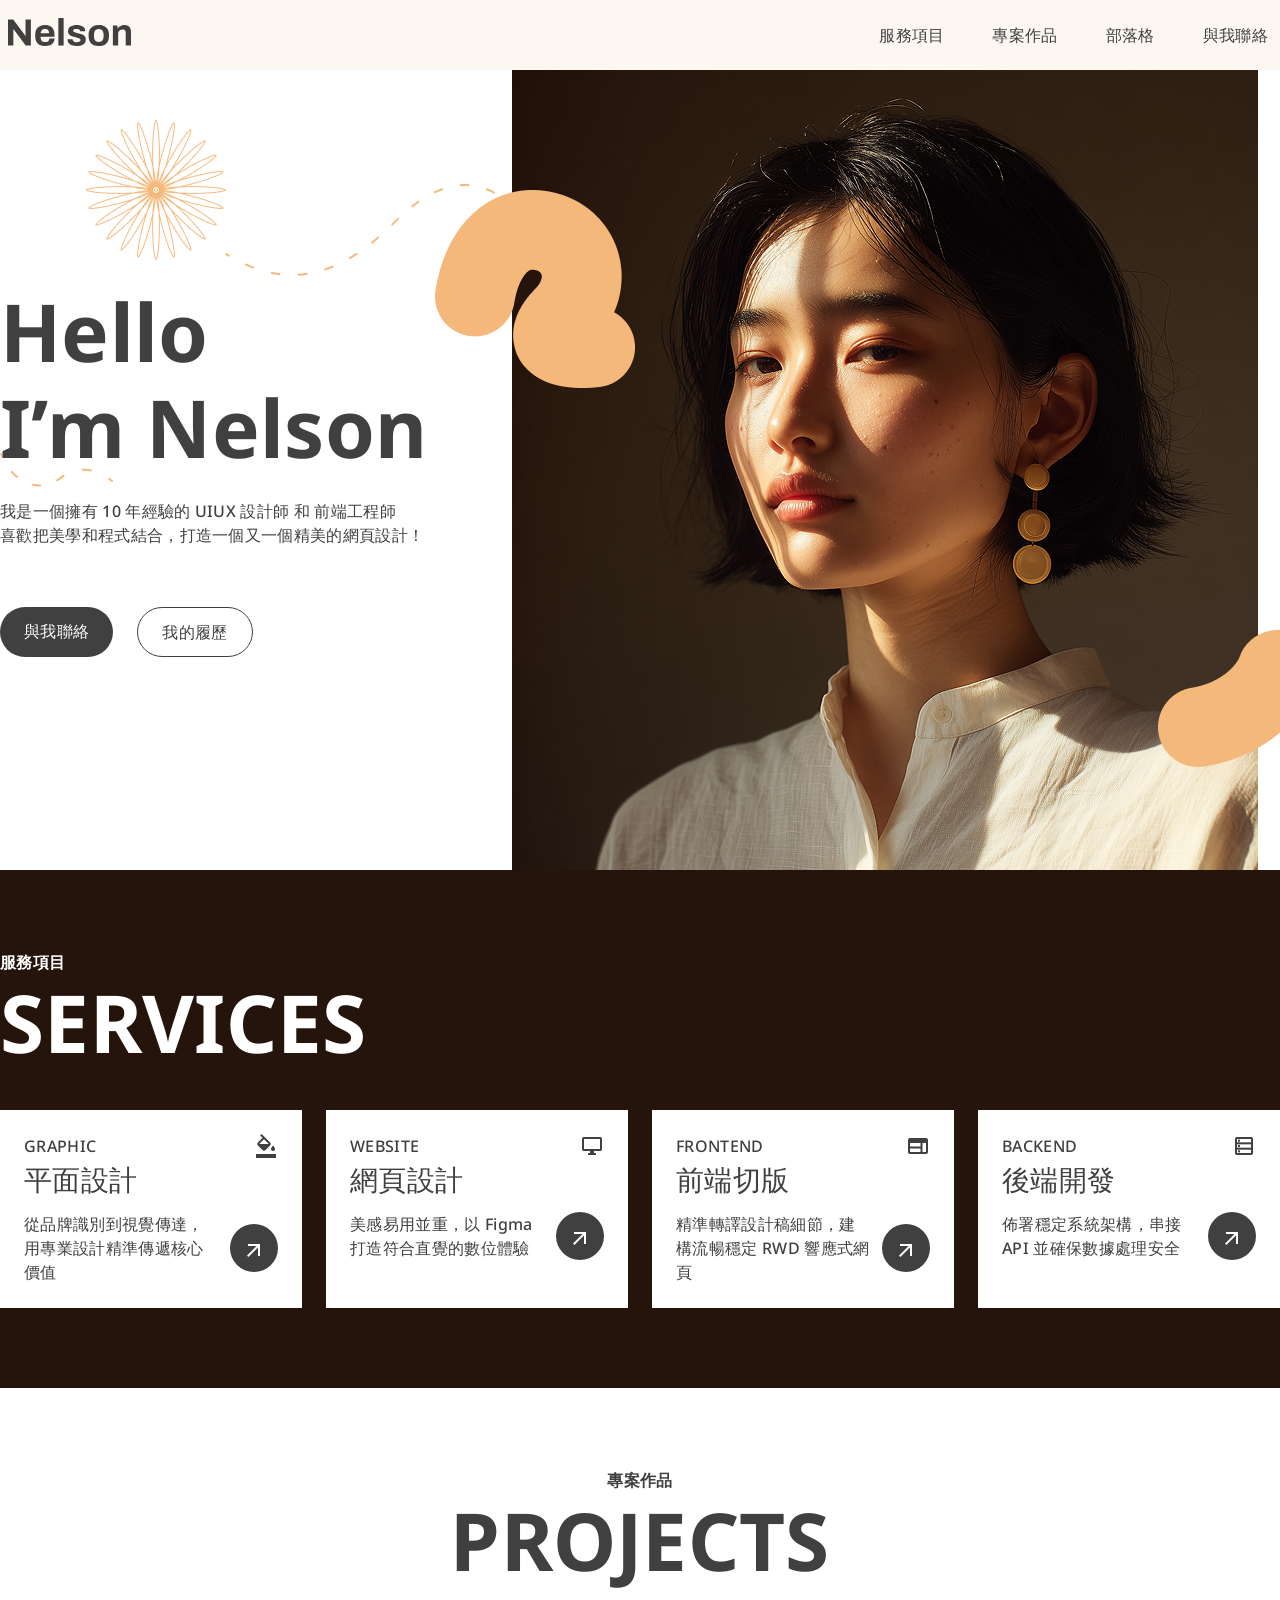
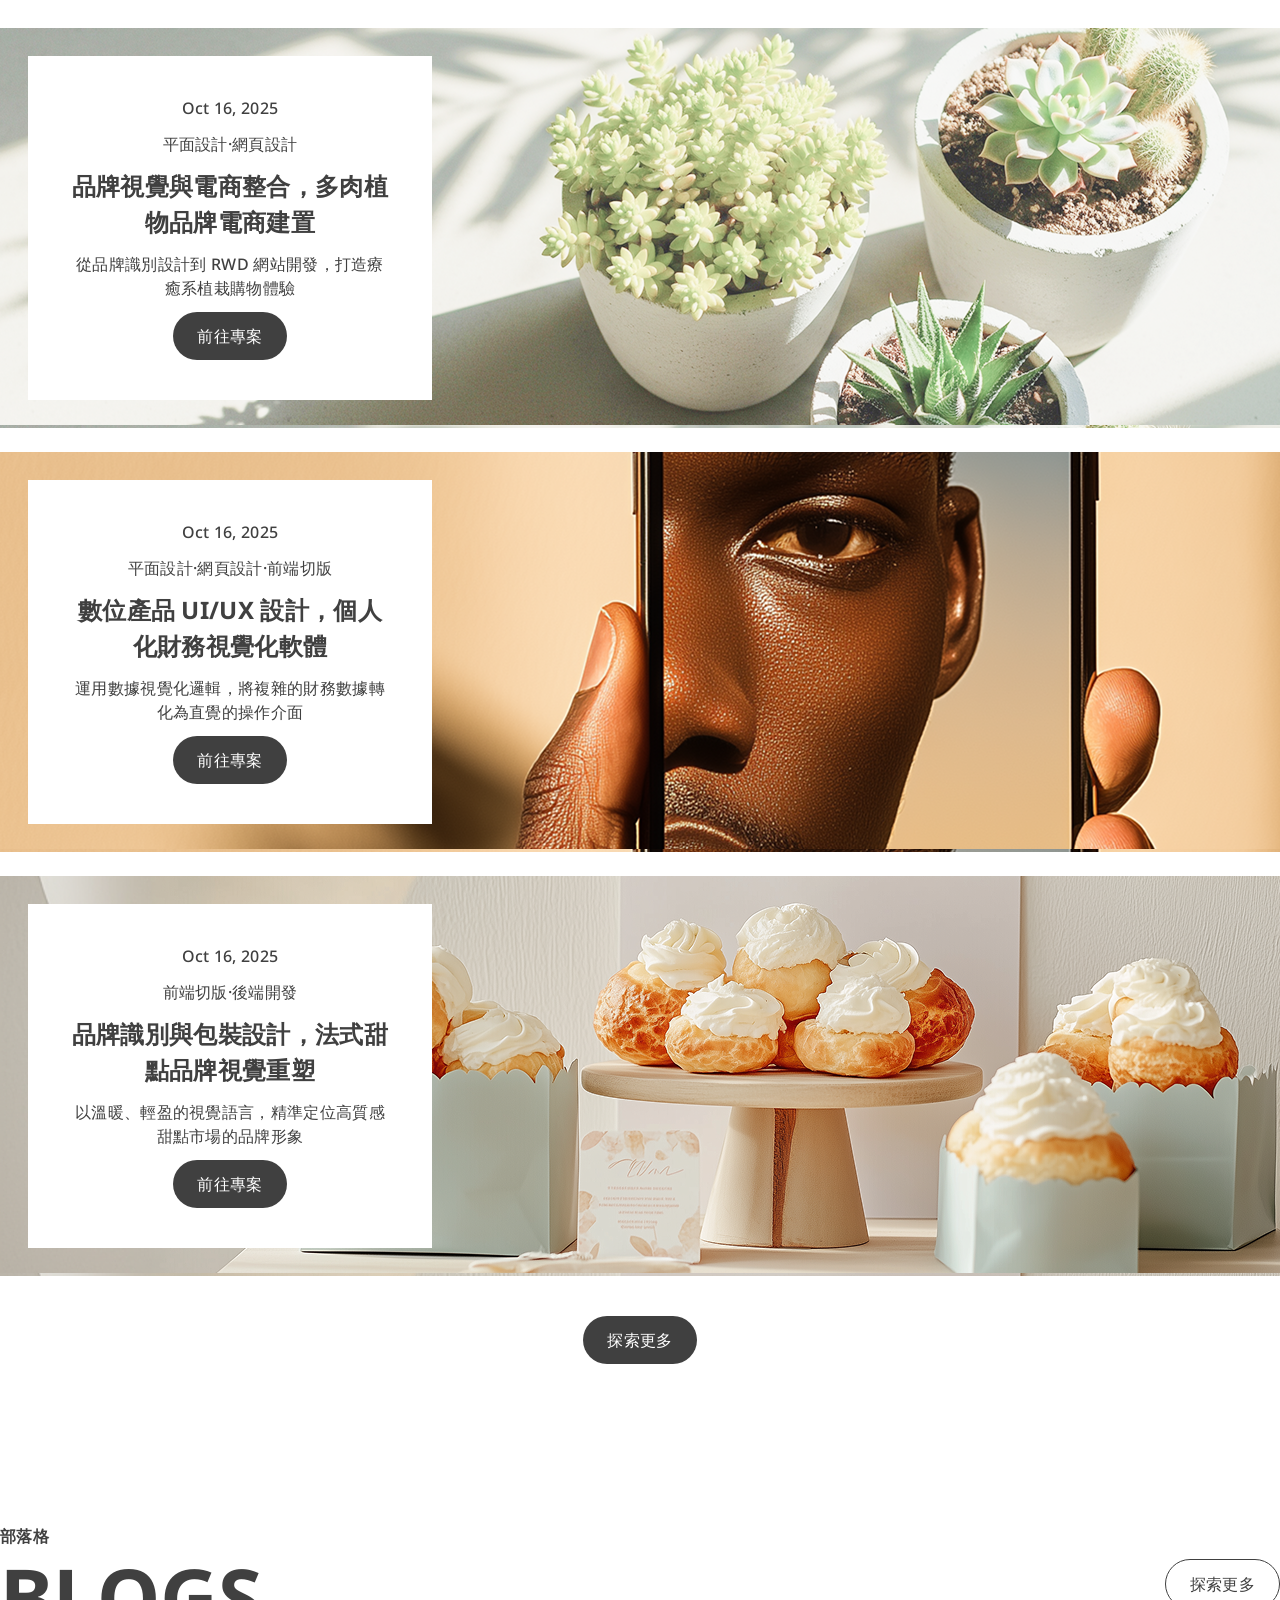
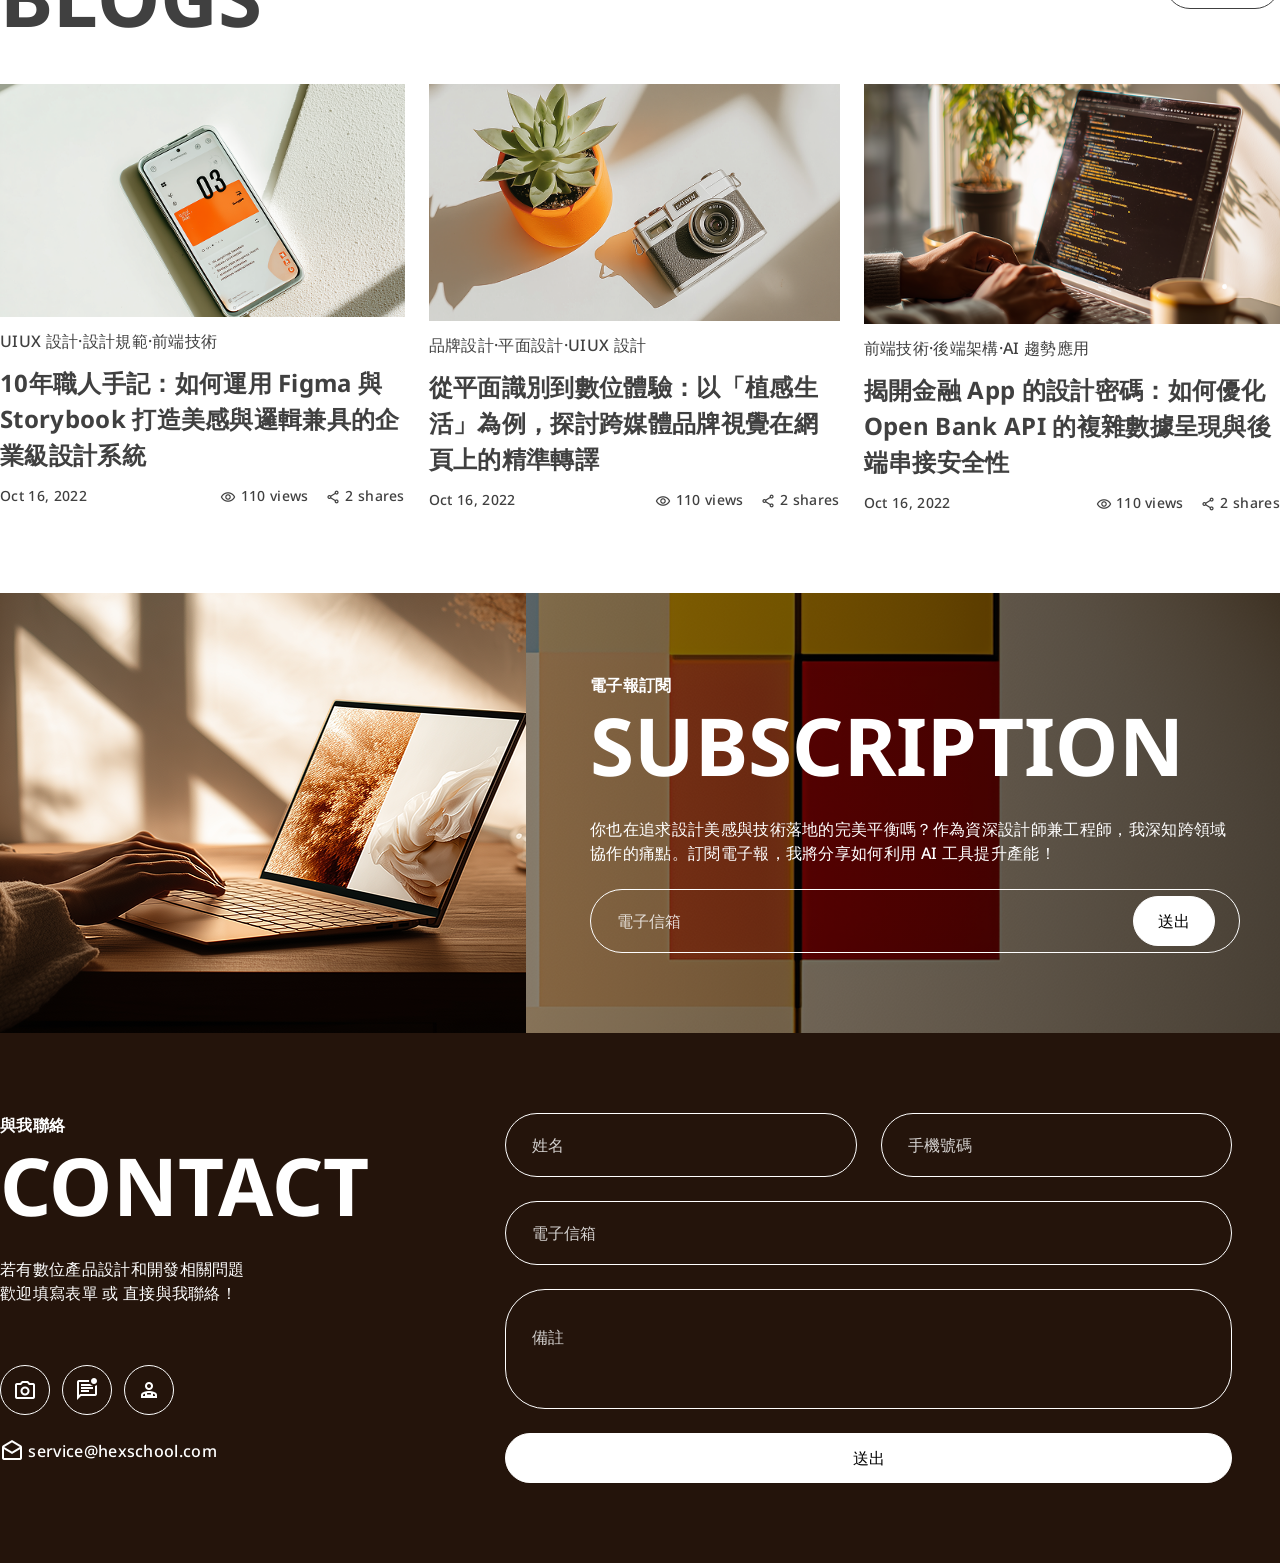
<file: index.html>
<!DOCTYPE html>
<html lang="zh-Hant-TW">

<head>
    <meta charset="UTF-8">
    <meta name="viewport" content="width=device-width, initial-scale=1.0">
    <link rel="preconnect" href="https://fonts.googleapis.com">
    <link rel="preconnect" href="https://fonts.gstatic.com" crossorigin>

    <link href="https://fonts.googleapis.com/css2?family=Material+Symbols+Outlined" rel="stylesheet">

    <link rel="stylesheet" href="all.css">

    <title>Nelson</title>
</head>

<body>
    <header class="nvbar-bg">
        <nav class="df jcsb nvbar fw700 container">
            <div class="df jcsb alc">
                <div>
                    <a href="index.html"><img src="img/device-pc.svg" alt=""></a>
                </div>
                <button class="nvbar-m-menu">
                    <span class="material-symbols-outlined">
                        menu
                    </span>
                </button>
                <button class="nvbar-m-close">
                    <span class="material-symbols-outlined">
                        close
                    </span>
                </button>
            </div>
            <ul class="df nvbar-list gap24 jcsb fw">
                <li><a href="service.html">服務項目</a></li>
                <li><a href="project.html">專案作品</a></li>
                <li><a href="blogs.html">部落格</a></li>
                <li><a href="#">與我聯絡</a></li>
            </ul>
        </nav>
    </header>
    <section class="container index df alc jcsb">
        <img src="./img/index_decora_3.png" alt="" class="index-decora-3">
        <img src="./img/index_decora_4.png" alt="" class="index-decora-4">
        <img src="./img/index_decora_5.png" alt="" class="index-decora-5">
        <img src="./img/index_decora_6.png" alt="" class="index-decora-6">
        <img src="./img/index_decora_3.png" alt="" class="index-decora-7">
        <img src="./img/index_decora_3.png" alt="" class="index-decora-8">
        <div class="index-content">

            <h1 class="fw700 fz80 mb24">Hello <br>I’m Nelson</h1>

            <p>我是一個擁有 10 年經驗的 UIUX 設計師 和 前端工程師</p>

            <p class="mb60">喜歡把美學和程式結合，打造一個又一個精美的網頁設計！</p>

            <div class="index-btn-group df">
                <a href="#" class="btn-black">與我聯絡</a>
                <a href="#" class="btn-white">我的履歷</a>
            </div>

        </div>

        <div class="index-image">
            <img src="img/index_person.png" alt="Nelson 個人照片">
            <img src="./img/index_decora_1.png" alt="" class="index-decora-1">
            <img src="./img/index_decora_2.png" alt="" class="index-decora-2">
        </div>

    </section>
    <section class="service ptb80">
        <div class="container">
            <p class="section-subtitle fw700">服務項目</p>
            <h2 class="fw700 fz80 mb40">SERVICES</h2>
            <ul class="service-list df">
                <li class="service-card p24">
                    <div class="service-card-header df jcsb">
                        <div>
                            <p class="service-card-en">GRAPHIC</p>
                            <h3 class="mb12 fz28">平面設計</h3>
                        </div>
                        <div class="service-card-icon"><span class="material-symbols-outlined">
                                format_color_fill
                            </span></div>
                    </div>

                    <div class="service-card-body df jcsb alc">
                        <p class="mr12">從品牌識別到視覺傳達，用專業設計精準傳遞核心價值</p>
                        <a href="#" class="icon-filled-btn"><span class="material-symbols-outlined">
                                arrow_outward
                            </span></a>
                    </div>
                </li>
                <li class="service-card p24">
                    <div class="service-card-header df jcsb">
                        <div>
                            <p class="service-card-en">WEBSITE</p>
                            <h3 class="mb12 fz28">網頁設計</h3>
                        </div>
                        <div class="service-card-icon"><span class="material-symbols-outlined">
                                desktop_windows
                            </span></div>
                    </div>

                    <div class="service-card-body df jcsb alc">
                        <p class="mr12">美感易用並重，以 Figma 打造符合直覺的數位體驗</p>
                        <a href="#" class="icon-filled-btn"><span class="material-symbols-outlined">
                                arrow_outward
                            </span></a>
                    </div>
                </li>
                <li class="service-card p24">
                    <div class="service-card-header df jcsb">
                        <div>
                            <p class="service-card-en">FRONTEND</p>
                            <h3 class="mb12 fz28">前端切版</h3>
                        </div>
                        <div class="service-card-icon"><span class="material-symbols-outlined">
                                web
                            </span></div>
                    </div>

                    <div class="service-card-body df jcsb alc">
                        <p class="mr12">精準轉譯設計稿細節，建構流暢穩定 RWD 響應式網頁</p>
                        <a href="#" class="icon-filled-btn"><span class="material-symbols-outlined">
                                arrow_outward
                            </span></a>
                    </div>
                </li>
                <li class="service-card p24">
                    <div class="service-card-header df jcsb">
                        <div>
                            <p class="service-card-en">BACKEND</p>
                            <h3 class="mb12 fz28">後端開發</h3>
                        </div>
                        <div class="service-card-icon"><span class="material-symbols-outlined">
                                data_table
                            </span></div>
                    </div>

                    <div class="service-card-body df jcsb alc">
                        <p class="mr12">佈署穩定系統架構，串接 API 並確保數據處理安全</p>
                        <a href="#" class="icon-filled-btn"><span class="material-symbols-outlined">
                                arrow_outward
                            </span></a>
                    </div>
                </li>
            </ul>
        </div>

    </section>
    <section class="projects ptb80 container">
        <div class="df alc fdc mb40">
            <h3 class="fw700">專案作品</h3>
            <h2 class="fz80 fw700">PROJECTS</h2>
        </div>
        <div class="projects-content">

            <article class="content-bg1 p28 mb24">
                <div class="projects-card df alc fdc p40">
                    <header class="df alc fdc mb12">
                        <time datetime="2025-10-16" class="mb12">
                            Oct 16, 2025
                        </time>
                        <p>平面設計·網頁設計</p>
                    </header>
                    <h3 class="fw700 fz24 mb12">品牌視覺與電商整合，多肉植物品牌電商建置</h3>
                    <p class="mb12">從品牌識別設計到 RWD 網站開發，打造療癒系植栽購物體驗</p>
                    <a href="#" class="btn-black">前往專案</a>
                </div>

            </article>
            <article class="content-bg2 p28 mb24">
                <div class="projects-card df alc fdc p40">
                    <header class="df alc fdc mb12">
                        <time datetime="2025-10-16" class="mb12">
                            Oct 16, 2025
                        </time>
                        <p>平面設計·網頁設計·前端切版</p>
                    </header>
                    <h3 class="fw700 fz24 mb12">數位產品 UI/UX 設計，個人化財務視覺化軟體</h3>
                    <p class="mb12">運用數據視覺化邏輯，將複雜的財務數據轉化為直覺的操作介面</p>
                    <a href="#" class="btn-black">前往專案</a>
                </div>
            </article>
            <article class="content-bg3 p28 mb40">
                <div class="projects-card df alc fdc p40">
                    <header class="df alc fdc mb12">
                        <time datetime="2025-10-16" class="mb12">
                            Oct 16, 2025
                        </time>
                        <p>前端切版·後端開發</p>
                    </header>
                    <h3 class="fw700 fz24 mb12">品牌識別與包裝設計，法式甜點品牌視覺重塑</h3>
                    <p class="mb12">以溫暖、輕盈的視覺語言，精準定位高質感甜點市場的品牌形象</p>
                    <a href="#" class="btn-black">前往專案</a>
                </div>
            </article>
            <div class="df alc jcc"><a href="#" class="btn-black">探索更多</a></div>
        </div>
    </section>
    <section class="ptb80">
        <div class="container">
            <header class="df jcsb alc mb40">
                <div>
                    <p class="fw700">部落格</p>
                    <h2 class="fz80 fw700">BLOGS</h2>
                </div>
                <a href="#" class="btn-white">探索更多</a>
            </header>
            <div class="df jcsb gap24 index-blog-list">
                <article class="index-blogs-card df fdc">
                    <div><img src="./img/blog_2.png" alt="" class="img-block"></div>
                    <p class="">UIUX 設計·設計規範·前端技術</p>
                    <h3 class="fz24 fw700 ">10年職人手記：如何運用 Figma 與 Storybook 打造美感與邏輯兼具的企業級設計系統</h3>
                    <div class="blog-card-info df jcsb">
                        <p>
                            <time datetime="2022-10-16">Oct 16, 2022</time>
                        </p>
                        <p>
                            <span class="material-symbols-outlined">
                                visibility
                            </span><span class="mr12"> 110 views</span> <span class="material-symbols-outlined">
                                share
                            </span><span> 2 shares</span>
                        </p>
                    </div>
                </article>
                <article class="index-blogs-card df fdc">
                    <div><img src="./img/blog_3.png" alt="" class="img-block"></div>
                    <p class="">品牌設計·平面設計·UIUX 設計</p>
                    <h3 class="fz24 fw700 ">從平面識別到數位體驗：以「植感生活」為例，探討跨媒體品牌視覺在網頁上的精準轉譯</h3>
                    <div class="blog-card-info df jcsb">
                        <p>
                            <time datetime="2022-10-16">Oct 16, 2022</time>
                        </p>
                        <p>
                            <span class="material-symbols-outlined">
                                visibility
                            </span><span class="mr12"> 110 views</span> <span class="material-symbols-outlined">
                                share
                            </span><span> 2 shares</span>
                        </p>
                    </div>
                </article>
                <article class="index-blogs-card df fdc">
                    <div><img src="./img/blog_5.png" alt="" class="img-block"></div>
                    <p class="">前端技術·後端架構·AI 趨勢應用</p>
                    <h3 class="fz24 fw700 ">揭開金融 App 的設計密碼：如何優化 Open Bank API 的複雜數據呈現與後端串接安全性</h3>
                    <div class="blog-card-info df jcsb">
                        <p>
                            <time datetime="2022-10-16">Oct 16, 2022</time>
                        </p>
                        <p>
                            <span class="material-symbols-outlined">
                                visibility
                            </span><span class="mr12"> 110 views</span> <span class="material-symbols-outlined">
                                share
                            </span><span> 2 shares</span>
                        </p>
                    </div>
                </article>
            </div>
        </div>
    </section>
    <section class="subscription-bg">
        <div class="container df gap24 subscription">
            <img src="./img/subscription.png" alt="" class="img-block">
            <div class="subscription-info df fdc gap24 ptb80">
                <header>
                    <p class="fw700">電子報訂閱</p>
                    <h2 class="fz80 fw700">SUBSCRIPTION</h2>
                </header>
                <p>你也在追求設計美感與技術落地的完美平衡嗎？作為資深設計師兼工程師，我深知跨領域協作的痛點。訂閱電子報，我將分享如何利用 AI 工具提升產能！</p>
                <div class="forms-style df jcsb">
                    <input type="text" id="email" name="email" placeholder="電子信箱" class="form-white">
                    <button type="submit" class="forms-button-style">送出</button>
                </div>
            </div>
        </div>
    </section>
    <footer class="contact-bg ptb80">
        <div class="df container contact fw">
            <!-- <div class="df fdc jcsb gap24 contact-content"> -->
            <div class="df fdc gap24 contact-text">
                <header>
                    <p class="fw700">與我聯絡</p>
                    <h3 class="fz80 fw700">CONTACT</h3>
                </header>
                <p>若有數位產品設計和開發相關問題<br>
                    歡迎填寫表單 或 直接與我聯絡！</p>
            </div>
            <div class="df fdc gap24 contact-social">
                <ul class="df gap12">
                    <li><a href="#">
                            <span class="material-symbols-outlined">
                                photo_camera
                            </span>
                        </a></li>
                    <li><a href="#"><span class="material-symbols-outlined">
                                mark_unread_chat_alt
                            </span></a></li>
                    <li><a href="#">
                            <span class="material-symbols-outlined">
                                person_apron
                            </span>
                        </a></li>
                </ul>
                <div class="df gap8">

                    <span class="material-symbols-outlined">
                        drafts
                    </span>
                    <p>
                        <a href="mailto:service@hexschool.com">&nbsp;service@hexschool.com</a>
                    </p>
                </div>
            </div>
            <!-- </div> -->
            <form action="" class="df fdc gap24 contact-form">
                <div class="df jcsb gap24 form-name-phone">
                    <div class="forms-style">
                        <input type="text" placeholder="姓名" class="">
                    </div>
                    <div class="forms-style">
                        <input type="tel" placeholder="手機號碼">
                    </div>
                </div>
                <div class="df fdc gap24">
                    <div class="forms-style">
                        <input type="email" placeholder="電子信箱">
                    </div>
                    <div class="forms-style forms-style-textarea">
                        <textarea name="" id="" placeholder="備註"></textarea>
                    </div>
                    <button type="submit" class="forms-button-style">送出</button>
                </div>
            </form>
        </div>
    </footer>
    <script src="index-m.js"></script>
</body>

</html>
</file>
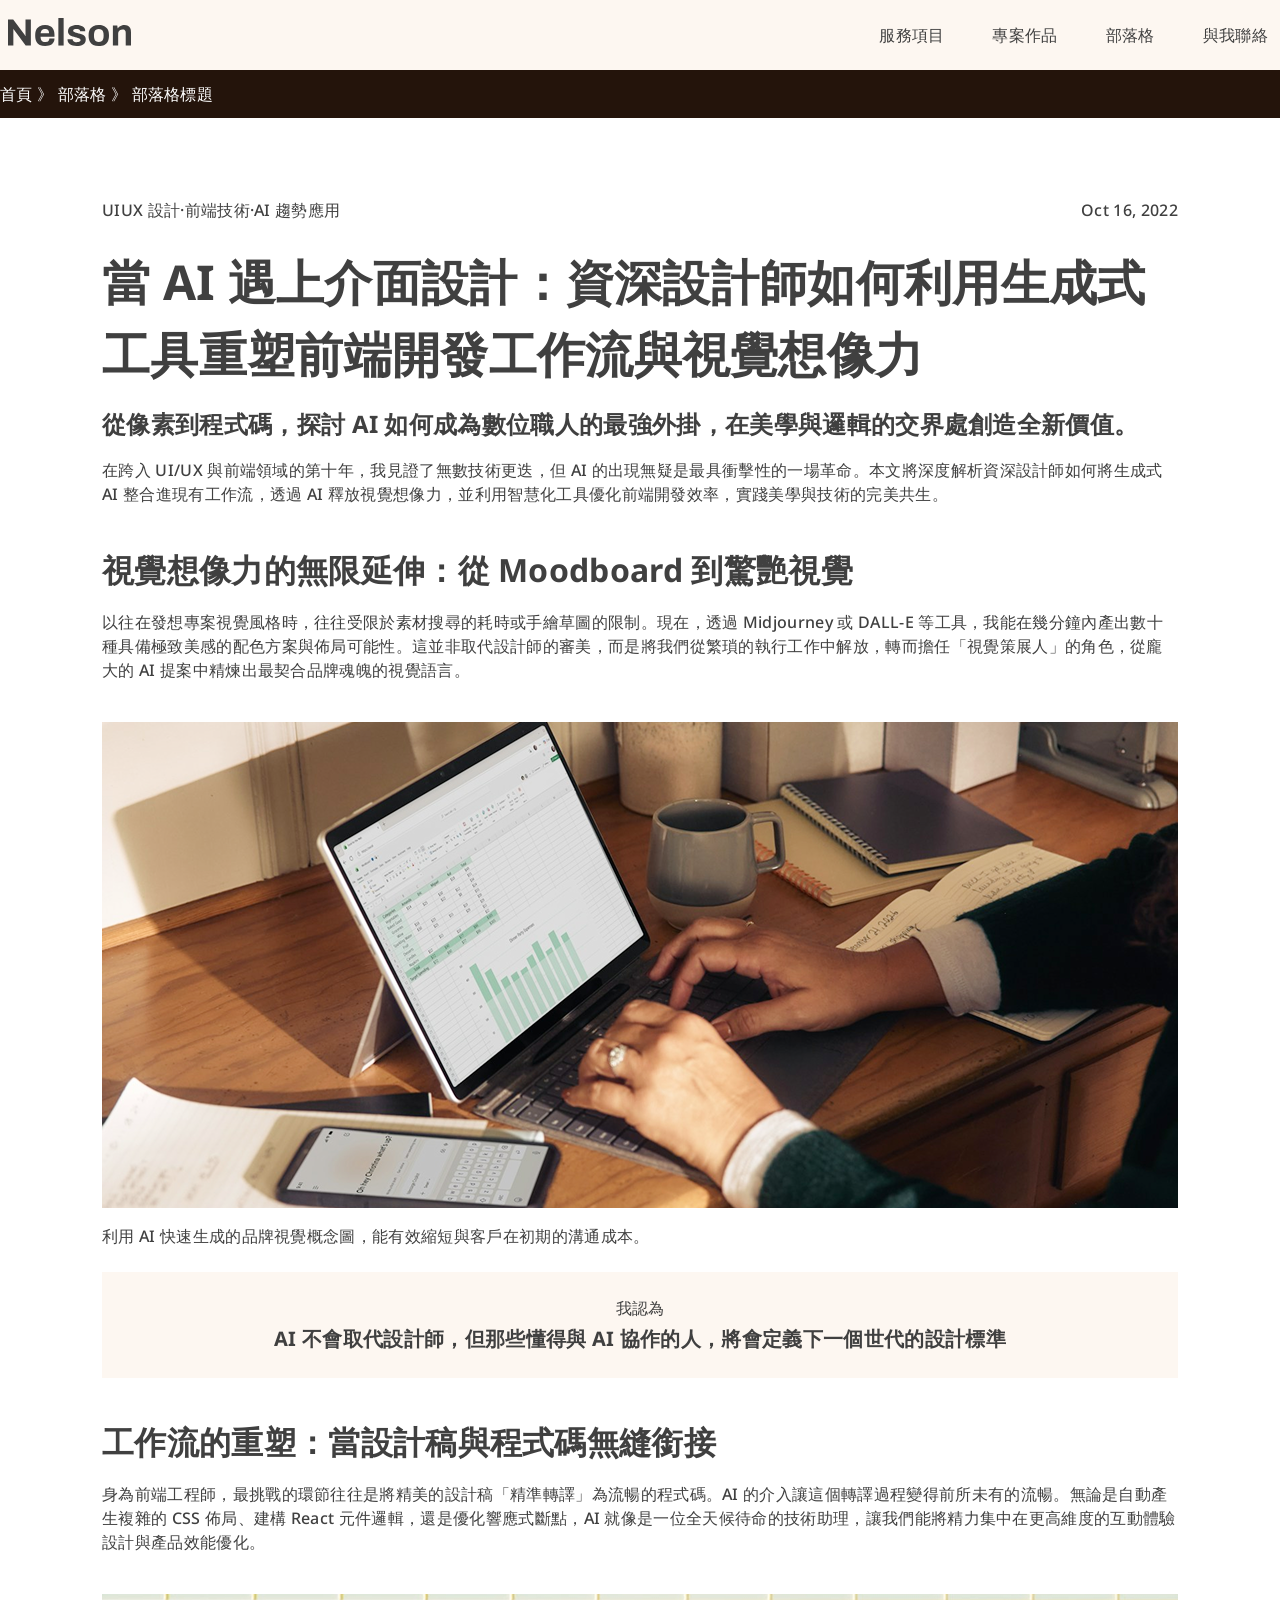
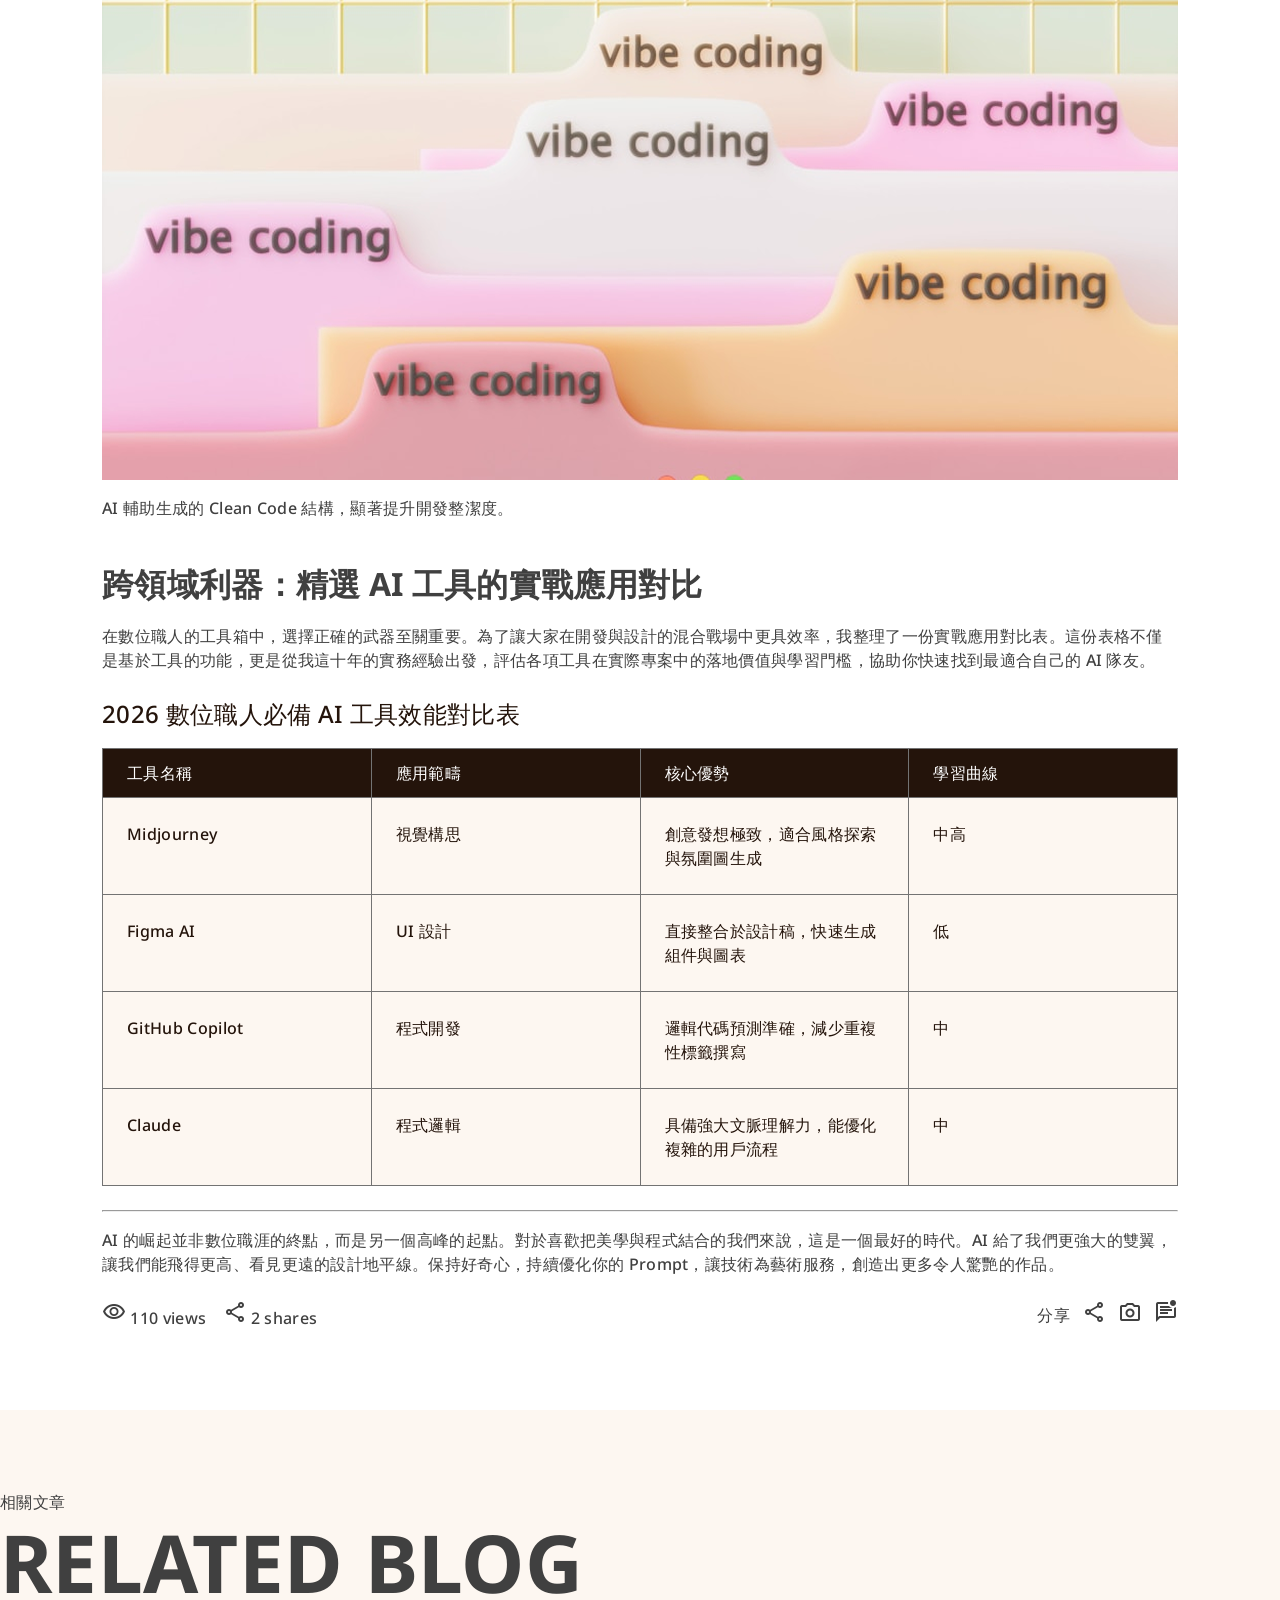
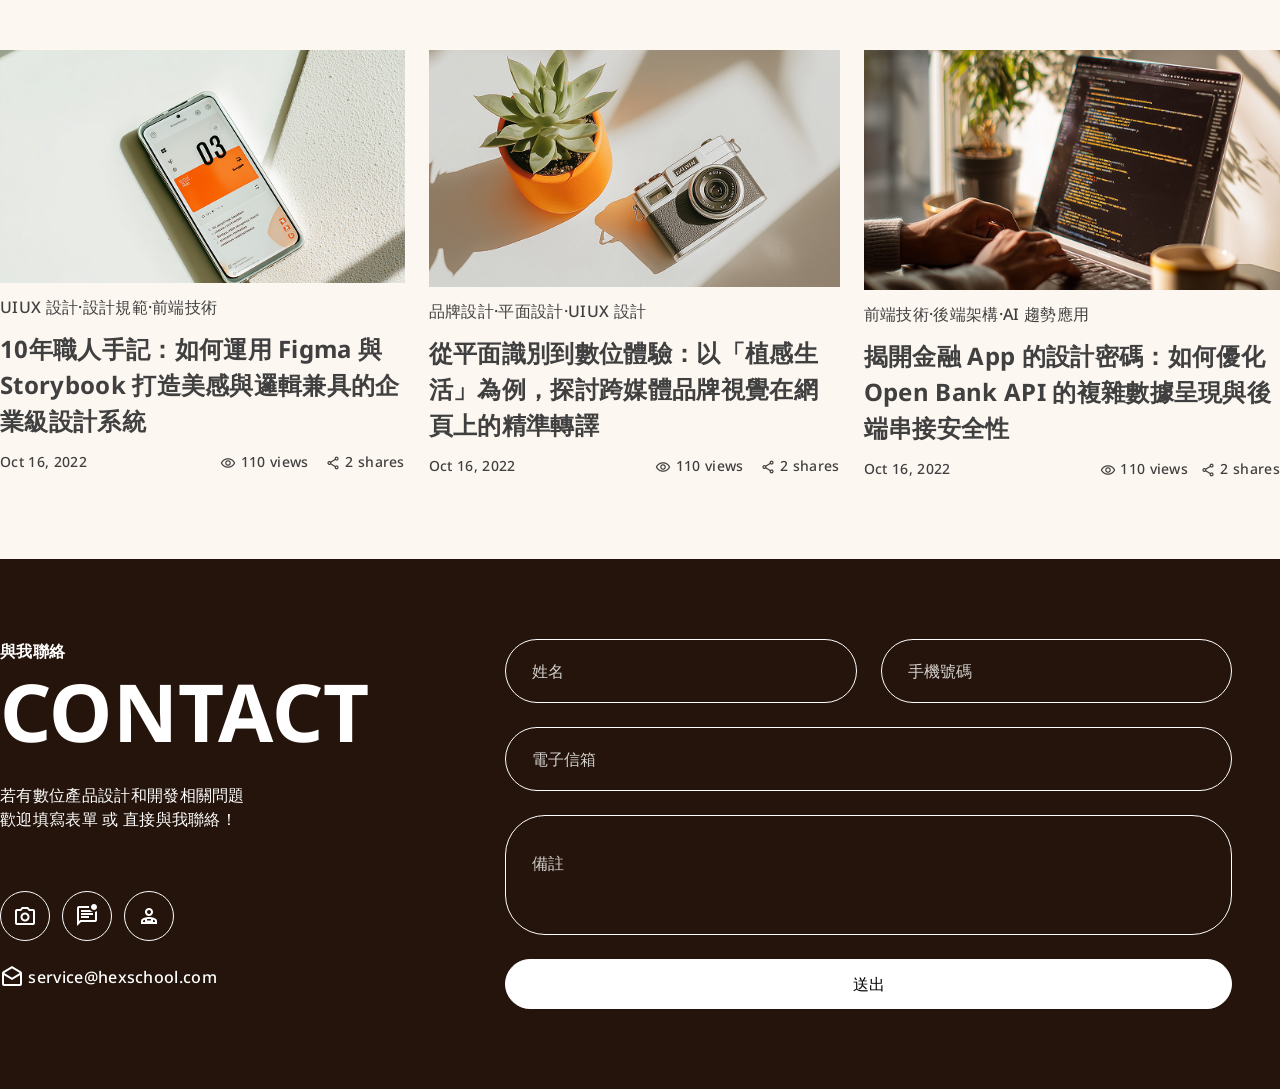
<file: article.html>
<!DOCTYPE html>
<html lang="zh-Hant-TW">

<head>
    <meta charset="UTF-8">
    <meta name="viewport" content="width=device-width, initial-scale=1.0">
    <link rel="preconnect" href="https://fonts.googleapis.com">
    <link rel="preconnect" href="https://fonts.gstatic.com" crossorigin>

    <link href="https://fonts.googleapis.com/css2?family=Material+Symbols+Outlined" rel="stylesheet">

    <link rel="stylesheet" href="all.css">

    <title>Nelson</title>
</head>

<body>
    <header class="nvbar-bg">
        <nav class="df jcsb nvbar fw700 container">
            <div class="df jcsb alc">
                <div>
                    <a href="index.html"><img src="img/device-pc.svg" alt=""></a>
                </div>
                <button class="nvbar-m-menu">
                    <span class="material-symbols-outlined">
                        menu
                    </span>
                </button>
                <button class="nvbar-m-close">
                    <span class="material-symbols-outlined">
                        close   
                    </span>
                </button>
            </div>
            <ul class="df nvbar-list gap24 jcsb fw">
                <li><a href="service.html">服務項目</a></li>
                <li><a href="project.html">專案作品</a></li>
                <li><a href="blogs.html">部落格</a></li>
                <li><a href="#">與我聯絡</a></li>
            </ul>
        </nav>
    </header>
    <section class="article-giuld-bg">
        <p class="container">首頁 》 部落格 》 部落格標題</p>
    </section>
    <section class="ptb80 ">
        <article class="article-main container-small">
            <div class="df jcsb">
                <p class="">UIUX 設計·前端技術·AI 趨勢應用</p>
                <p>
                    <time datetime="2022-10-16">Oct 16, 2022</time>
                </p>
            </div>
            <h1 class="fw700 fz48">當 AI 遇上介面設計：資深設計師如何利用生成式工具重塑前端開發工作流與視覺想像力</h1>
            <h2 class="fw700 fz24">從像素到程式碼，探討 AI 如何成為數位職人的最強外掛，在美學與邏輯的交界處創造全新價值。</h2>
            <p>在跨入 UI/UX 與前端領域的第十年，我見證了無數技術更迭，但 AI 的出現無疑是最具衝擊性的一場革命。本文將深度解析資深設計師如何將生成式 AI 整合進現有工作流，透過 AI
                釋放視覺想像力，並利用智慧化工具優化前端開發效率，實踐美學與技術的完美共生。</p>
            <h3 class="fz32 fw700">視覺想像力的無限延伸：從 Moodboard 到驚艷視覺</h3>
            <p>以往在發想專案視覺風格時，往往受限於素材搜尋的耗時或手繪草圖的限制。現在，透過 Midjourney 或 DALL-E
                等工具，我能在幾分鐘內產出數十種具備極致美感的配色方案與佈局可能性。這並非取代設計師的審美，而是將我們從繁瑣的執行工作中解放，轉而擔任「視覺策展人」的角色，從龐大的 AI
                提案中精煉出最契合品牌魂魄的視覺語言。</p>
            <figure>
                <img src="./img/blog_content_1.png" alt="" class="img-block">
                <figcaption>利用 AI 快速生成的品牌視覺概念圖，能有效縮短與客戶在初期的溝通成本。</figcaption>
            </figure>
            <blockquote>
                <p>我認為</p>
                <p class="fw700 fz20">AI 不會取代設計師，但那些懂得與 AI 協作的人，將會定義下一個世代的設計標準</p>
            </blockquote>
            <h3 class="fw700 fz32">工作流的重塑：當設計稿與程式碼無縫銜接</h3>
            <p>身為前端工程師，最挑戰的環節往往是將精美的設計稿「精準轉譯」為流暢的程式碼。AI 的介入讓這個轉譯過程變得前所未有的流暢。無論是自動產生複雜的 CSS 佈局、建構 React 元件邏輯，還是優化響應式斷點，AI
                就像是一位全天候待命的技術助理，讓我們能將精力集中在更高維度的互動體驗設計與產品效能優化。</p>
            <figure>
                <img src="./img/blog_content_2.png" alt="" class="img-block">
                <figcaption>AI 輔助生成的 Clean Code 結構，顯著提升開發整潔度。</figcaption>
            </figure>
            <h3 class="fw700 fz32">跨領域利器：精選 AI 工具的實戰應用對比</h3>
            <p>在數位職人的工具箱中，選擇正確的武器至關重要。為了讓大家在開發與設計的混合戰場中更具效率，我整理了一份實戰應用對比表。這份表格不僅是基於工具的功能，更是從我這十年的實務經驗出發，評估各項工具在實際專案中的落地價值與學習門檻，協助你快速找到最適合自己的
                AI 隊友。</p>
            <table class="article-table">
                <caption class="fz24 mb16">2026 數位職人必備 AI 工具效能對比表</caption>
                <thead class="menu-black">
                    <tr>
                        <th>工具名稱</th>
                        <th>應用範疇</th>
                        <th>核心優勢</th>
                        <th>學習曲線</th>
                    </tr>
                </thead>
                <tbody class="">
                    <tr>
                        <td>Midjourney</td>
                        <td>視覺構思</td>
                        <td>創意發想極致，適合風格探索與氛圍圖生成</td>
                        <td>中高</td>
                    </tr>
                    <tr>
                        <td>Figma AI</td>
                        <td>UI 設計</td>
                        <td>直接整合於設計稿，快速生成組件與圖表</td>
                        <td>低</td>
                    </tr>
                    <tr>
                        <td>GitHub Copilot</td>
                        <td>程式開發</td>
                        <td>邏輯代碼預測準確，減少重複性標籤撰寫</td>
                        <td>中</td>
                    </tr>
                    <tr>
                        <td>Claude</td>
                        <td>程式邏輯</td>
                        <td>具備強大文脈理解力，能優化複雜的用戶流程</td>
                        <td>中</td>
                    </tr>
                </tbody>
            </table>
            <hr>
            <p>AI 的崛起並非數位職涯的終點，而是另一個高峰的起點。對於喜歡把美學與程式結合的我們來說，這是一個最好的時代。AI 給了我們更強大的雙翼，讓我們能飛得更高、看見更遠的設計地平線。保持好奇心，持續優化你的
                Prompt，讓技術為藝術服務，創造出更多令人驚艷的作品。</p>
        </article>
        <div class="df jcsb alc container-small">
            <p>
                <span class="material-symbols-outlined">
                    visibility
                </span><span class="mr12"> 110 views</span> <span class="material-symbols-outlined">
                    share
                </span><span> 2 shares</span>
            </p>
            <ul class="df jcsb gap12 alc">
                <li>分享</li>
                <li><a href="#"><span class="material-symbols-outlined">
                            share
                        </span></a></li>
                <li><a href="#"><span class="material-symbols-outlined">
                            photo_camera
                        </span></a></li>
                <li><a href="#"><span class="material-symbols-outlined">
                            mark_unread_chat_alt
                        </span></a></li>
            </ul>
        </div>
    </section>
    <section class="related-blog-bg ptb80">
        <div class="container">
            <header class="mb40">
                <p>相關文章</p>
                <h2 class="fw700 fz80">RELATED BLOG</h2>
            </header>
            <div class="df jcsb gap24 blogs-card-related">
                <article class="index-blogs-card df fdc">
                    <div><img src="./img/blog_2.png" alt="" class="img-block"></div>
                    <p class="">UIUX 設計·設計規範·前端技術</p>
                    <h3 class="fz24 fw700 ">10年職人手記：如何運用 Figma 與 Storybook 打造美感與邏輯兼具的企業級設計系統</h3>

                    <div class="blog-card-info df jcsb">
                        <p>
                            <time datetime="2022-10-16">Oct 16, 2022</time>
                        </p>
                        <p>
                            <span class="material-symbols-outlined">
                                visibility
                            </span><span class="mr12"> 110 views</span> <span class="material-symbols-outlined">
                                share
                            </span><span> 2 shares</span>
                        </p>
                    </div>

                </article>
                <article class="index-blogs-card df fdc">
                    <div><img src="./img/blog_3.png" alt="" class="img-block"></div>
                    <p class="">品牌設計·平面設計·UIUX 設計</p>
                    <h3 class="fz24 fw700 ">從平面識別到數位體驗：以「植感生活」為例，探討跨媒體品牌視覺在網頁上的精準轉譯</h3>

                    <div class="blog-card-info df jcsb">
                        <p>
                            <time datetime="2022-10-16">Oct 16, 2022</time>
                        </p>
                        <p>
                            <span class="material-symbols-outlined">
                                visibility
                            </span><span class="mr12"> 110 views</span> <span class="material-symbols-outlined">
                                share
                            </span><span> 2 shares</span>
                        </p>
                    </div>

                </article>
                <article class="index-blogs-card df fdc">
                    <div><img src="./img/blog_5.png" alt="" class="img-block"></div>
                    <p class="">前端技術·後端架構·AI 趨勢應用</p>
                    <h3 class="fz24 fw700 ">揭開金融 App 的設計密碼：如何優化 Open Bank API 的複雜數據呈現與後端串接安全性</h3>

                    <div class="blog-card-info df jcsb">
                        <p>
                            <time datetime="2022-10-16">Oct 16, 2022</time>
                        </p>
                        <p>
                            <span class="material-symbols-outlined">
                                visibility
                            </span><span class="mr12"> 110 views</span><span class="material-symbols-outlined">
                                share
                            </span><span> 2 shares</span>
                        </p>
                    </div>

                </article>
            </div>
        </div>
    </section>
    <footer class="contact-bg ptb80">
        <div class="df container contact fw">
            <!-- <div class="df fdc jcsb gap24 contact-content"> -->
            <div class="df fdc gap24 contact-text">
                <header>
                    <p class="fw700">與我聯絡</p>
                    <h3 class="fz80 fw700">CONTACT</h3>
                </header>
                <p>若有數位產品設計和開發相關問題<br>
                    歡迎填寫表單 或 直接與我聯絡！</p>
            </div>
            <div class="df fdc gap24 contact-social">
                <ul class="df gap12">
                    <li><a href="#">
                            <span class="material-symbols-outlined">
                                photo_camera
                            </span>
                        </a></li>
                    <li><a href="#"><span class="material-symbols-outlined">
                                mark_unread_chat_alt
                            </span></a></li>
                    <li><a href="#">
                            <span class="material-symbols-outlined">
                                person_apron
                            </span>
                        </a></li>
                </ul>
                <div class="df gap8">

                    <span class="material-symbols-outlined">
                        drafts
                    </span>
                    <p>
                        <a href="mailto:service@hexschool.com">&nbsp;service@hexschool.com</a>
                    </p>
                </div>
            </div>
            <!-- </div> -->
            <form action="" class="df fdc gap24 contact-form">
                <div class="df jcsb gap24 form-name-phone">
                    <div class="forms-style">
                        <input type="text" placeholder="姓名" class="">
                    </div>
                    <div class="forms-style">
                        <input type="tel" placeholder="手機號碼">
                    </div>
                </div>
                <div class="df fdc gap24">
                    <div class="forms-style">
                        <input type="email" placeholder="電子信箱">
                    </div>
                    <div class="forms-style forms-style-textarea">
                        <textarea name="" id="" placeholder="備註"></textarea>
                    </div>
                    <button type="submit" class="forms-button-style">送出</button>
                </div>
            </form>
        </div>
    </footer>
    <script src="index-m.js"></script>
</body>

</html>
</file>
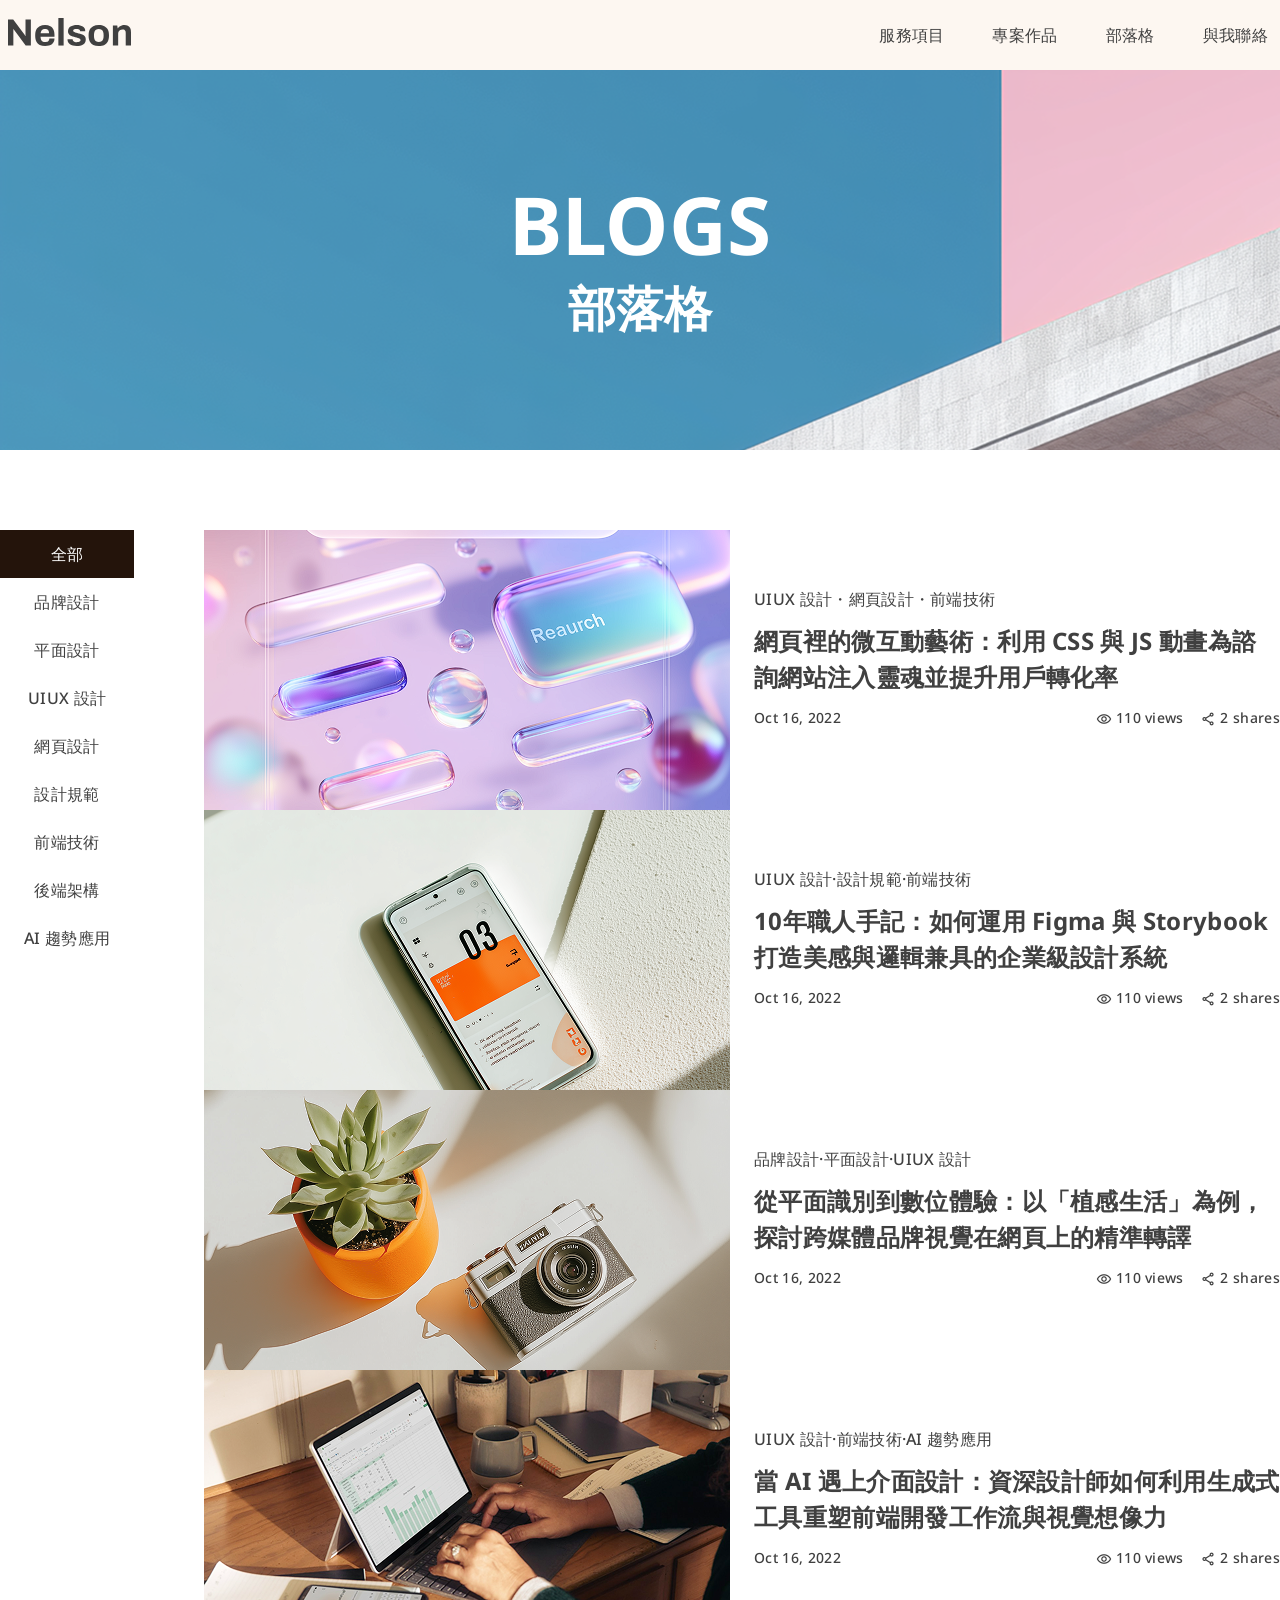
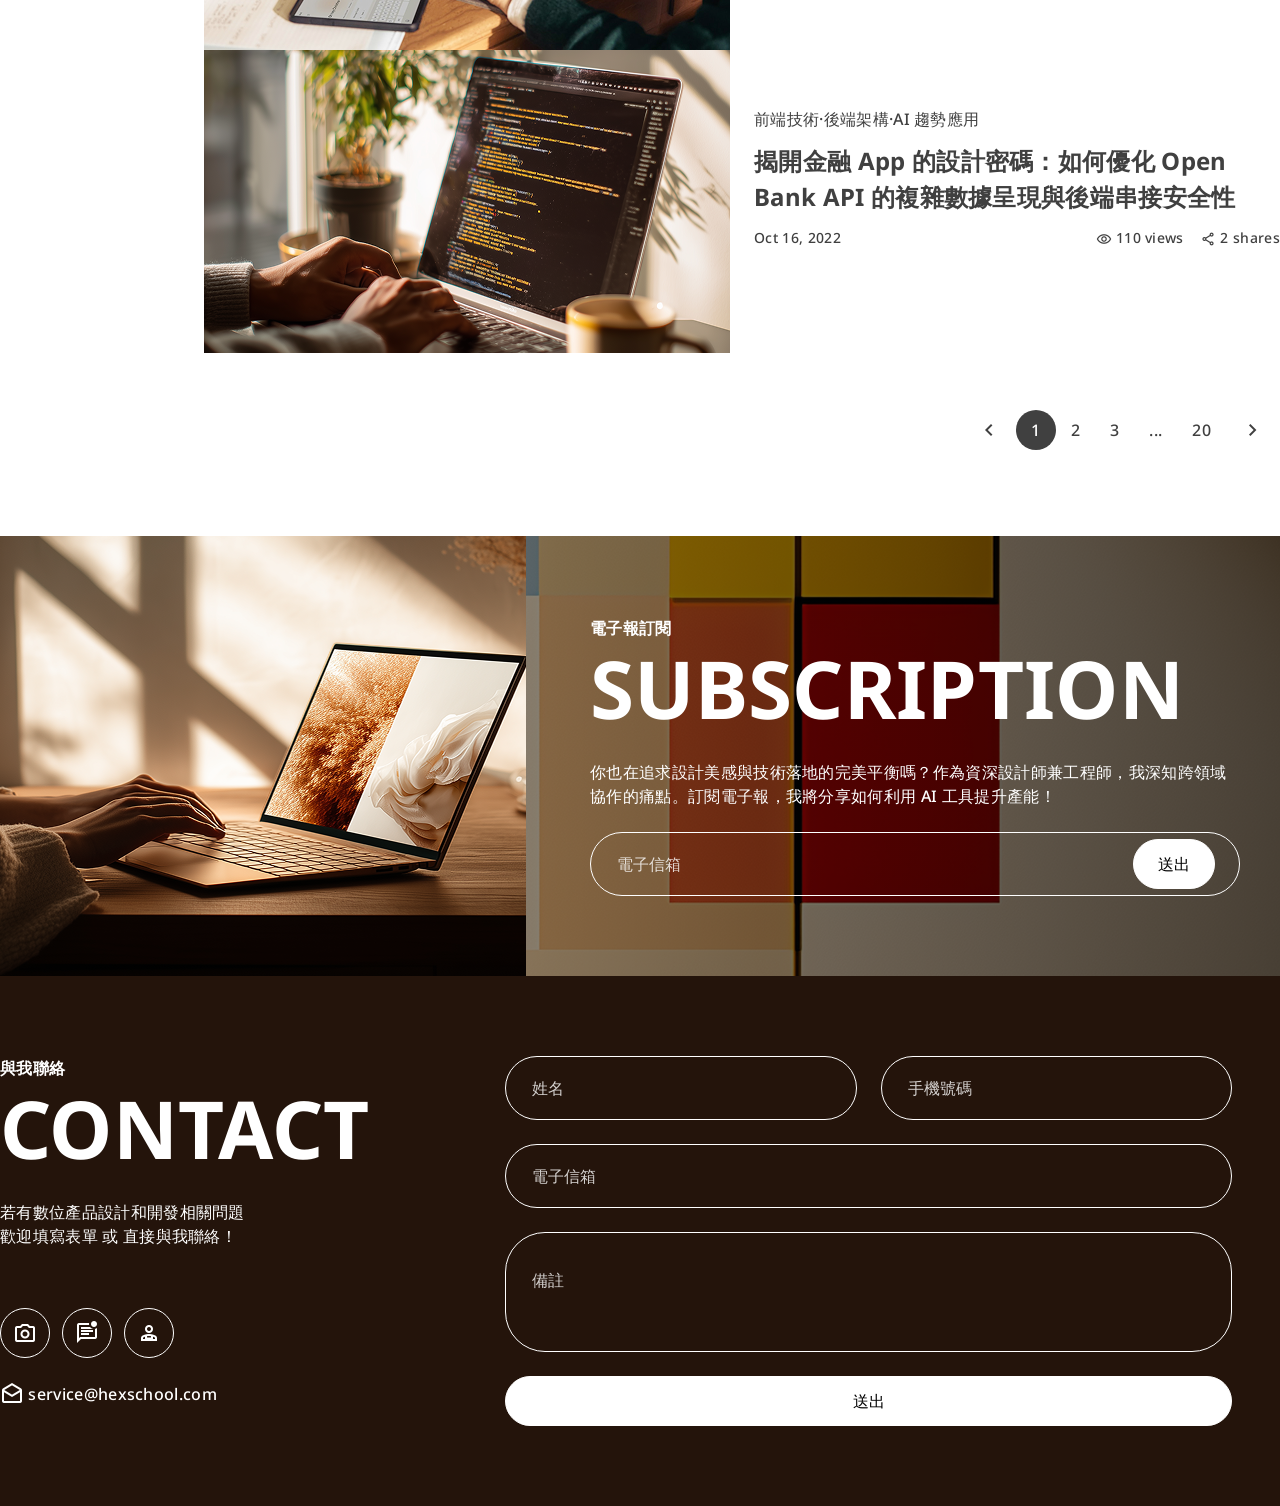
<file: blogs.html>
<!DOCTYPE html>
<html lang="zh-Hant-TW">

<head>
    <meta charset="UTF-8">
    <meta name="viewport" content="width=device-width, initial-scale=1.0">
    <link rel="preconnect" href="https://fonts.googleapis.com">
    <link rel="preconnect" href="https://fonts.gstatic.com" crossorigin>

    <link href="https://fonts.googleapis.com/css2?family=Material+Symbols+Outlined" rel="stylesheet">

    <link rel="stylesheet" href="all.css">

    <link rel="stylesheet" href="all.css">

    <title>Blogs</title>
</head>

<body>
    <header class="nvbar-bg">
        <nav class="df jcsb nvbar fw700 container">
            <div class="df jcsb alc">
                <div>
                    <a href="index.html"><img src="img/device-pc.svg" alt=""></a>
                </div>
                <button class="nvbar-m-menu">
                    <span class="material-symbols-outlined">
                        menu
                    </span>
                </button>
                <button class="nvbar-m-close">
                    <span class="material-symbols-outlined">
                        close
                    </span>
                </button>
            </div>
            <ul class="df nvbar-list gap24 jcsb fw">
                <li><a href="service.html">服務項目</a></li>
                <li><a href="project.html">專案作品</a></li>
                <li><a href="blogs.html">部落格</a></li>
                <li><a href="#">與我聯絡</a></li>
            </ul>
        </nav>
    </header>
    <section class="blog-header-bg">
        <div class="container header-title">
            <h2 class="fz80 fw700">BLOGS</h2>
            <p class="fw700 fz48">部落格</p>
        </div>
    </section>
    <section class="blog-post df fdc container ptb80">
        <div class="df jcsb blog-post-content ">
            <div class="blog-post-list fw700 ">
                <ul>
                    <li class="active-list"><a href="#">全部</a></li>
                    <li><a href="#">品牌設計</a></li>
                    <li><a href="#">平面設計</a></li>
                    <li><a href="#">UIUX 設計</a></li>
                    <li><a href="#">網頁設計</a></li>
                    <li><a href="#">設計規範</a></li>
                    <li><a href="#">前端技術</a></li>
                    <li><a href="#">後端架構</a></li>
                    <li><a href="#">AI 趨勢應用</a></li>
                </ul>
            </div>
            <ul class="blog-post-content">
                <li class="blog-content-card df mb24">
                    <div class="blog-post-content-img">
                        <a href="article.html"><img src="img/blog_1.png" alt="文章封面"></a>
                    </div>
                    <div class="blog-post-content-text">
                        <p class="mb12">UIUX 設計・網頁設計・前端技術</p>
                        <h2 class="fw700 mb12">網頁裡的微互動藝術：利用 CSS 與 JS 動畫為諮詢網站注入靈魂並提升用戶轉化率</h2>
                        <div class="blog-card-info df jcsb">
                            <p>
                                <time datetime="2022-10-16">Oct 16, 2022</time>
                            </p>
                            <p>
                                <span class="material-symbols-outlined">
                                    visibility
                                </span><span class="mr12"> 110 views</span> <span class="material-symbols-outlined">
                                    share
                                </span><span> 2 shares</span>
                            </p>
                        </div>
                    </div>
                </li>
                <li class="blog-content-card df mb24">
                    <div class="blog-post-content-img">
                        <a href="article.html"><img src="img/blog_2.png" alt="文章封面"></a>
                    </div>
                    <div class="blog-post-content-text">
                        <p class="mb12">UIUX 設計·設計規範·前端技術</p>
                        <h2 class="fw700 mb12">10年職人手記：如何運用 Figma 與 Storybook 打造美感與邏輯兼具的企業級設計系統</h2>
                        <div class="blog-card-info df jcsb">
                            <p>
                                <time datetime="2022-10-16">Oct 16, 2022</time>
                            </p>
                            <p>
                                <span class="material-symbols-outlined">
                                    visibility
                                </span><span class="mr12"> 110 views</span> <span class="material-symbols-outlined">
                                    share
                                </span><span> 2 shares</span>
                            </p>
                        </div>
                    </div>
                </li>
                <li class="blog-content-card df mb24">
                    <div class="blog-post-content-img">
                        <a href="article.html"><img src="img/blog_3.png" alt="文章封面"></a>
                    </div>
                    <div class="blog-post-content-text">
                        <p class="mb12">品牌設計·平面設計·UIUX 設計</p>
                        <h2 class="fw700 mb12">從平面識別到數位體驗：以「植感生活」為例，探討跨媒體品牌視覺在網頁上的精準轉譯</h2>
                        <div class="blog-card-info df jcsb">
                            <p>
                                <time datetime="2022-10-16">Oct 16, 2022</time>
                            </p>
                            <p>
                                <span class="material-symbols-outlined">
                                    visibility
                                </span><span class="mr12"> 110 views</span> <span class="material-symbols-outlined">
                                    share
                                </span><span> 2 shares</span>
                            </p>
                        </div>
                    </div>
                </li>
                <li class="blog-content-card df mb24">
                    <div class="blog-post-content-img">
                        <a href="article.html"><img src="img/blog_4.png" alt="文章封面"></a>
                    </div>
                    <div class="blog-post-content-text">
                        <p class="mb12">UIUX 設計·前端技術·AI 趨勢應用</p>
                        <h2 class="fw700 mb12">當 AI 遇上介面設計：資深設計師如何利用生成式工具重塑前端開發工作流與視覺想像力</h2>
                        <div class="blog-card-info df jcsb">
                            <p>
                                <time datetime="2022-10-16">Oct 16, 2022</time>
                            </p>
                            <p>
                                <span class="material-symbols-outlined">
                                    visibility
                                </span><span class="mr12"> 110 views</span> <span class="material-symbols-outlined">
                                    share
                                </span><span> 2 shares</span>
                            </p>
                        </div>
                    </div>
                </li>
                <li class="blog-content-card df mb24">
                    <div class="blog-post-content-img">
                        <a href="article.html"><img src="img/blog_5.png" alt="文章封面"></a>
                    </div>
                    <div class="blog-post-content-text">
                        <p class="mb12">前端技術·後端架構·AI 趨勢應用</p>
                        <h2 class="fw700 mb12">揭開金融 App 的設計密碼：如何優化 Open Bank API 的複雜數據呈現與後端串接安全性</h2>
                        <div class="blog-card-info df jcsb">
                            <p>
                                <time datetime="2022-10-16">Oct 16, 2022</time>
                            </p>
                            <p>
                                <span class="material-symbols-outlined">
                                    visibility
                                </span><span class="mr12"> 110 views</span> <span class="material-symbols-outlined">
                                    share
                                </span><span> 2 shares</span>
                            </p>
                        </div>
                    </div>
                </li>
            </ul>
        </div>
        <ul class="df listpages">
            <li><a href="#"><span class="material-symbols-outlined">
                        keyboard_arrow_left
                    </span></a></li>
            <li><a href="#" class="listpages-black">1</a></li>
            <li><a href="#">2</a></li>
            <li><a href="#">3</a></li>
            <li><a href="#">...</a></li>
            <li><a href="#">20</a></li>
            <li><a href="#"><span class="material-symbols-outlined">
                        keyboard_arrow_right
                    </span></a></li>
        </ul>

    </section>
    <section class="subscription-bg">
        <div class="container df gap24 subscription">
            <img src="./img/subscription.png" alt="" class="img-block">
            <div class="subscription-info df fdc gap24 ptb80">
                <header>
                    <p class="fw700">電子報訂閱</p>
                    <h2 class="fz80 fw700">SUBSCRIPTION</h2>
                </header>
                <p>你也在追求設計美感與技術落地的完美平衡嗎？作為資深設計師兼工程師，我深知跨領域協作的痛點。訂閱電子報，我將分享如何利用 AI 工具提升產能！</p>
                <div class="forms-style df jcsb">
                    <input type="text" id="email" name="email" placeholder="電子信箱" class="form-white">
                    <button type="submit" class="forms-button-style">送出</button>
                </div>
            </div>
        </div>
    </section>
    <footer class="contact-bg ptb80">
        <div class="df container contact fw">
            <!-- <div class="df fdc jcsb gap24 contact-content"> -->
            <div class="df fdc gap24 contact-text">
                <header>
                    <p class="fw700">與我聯絡</p>
                    <h3 class="fz80 fw700">CONTACT</h3>
                </header>
                <p>若有數位產品設計和開發相關問題<br>
                    歡迎填寫表單 或 直接與我聯絡！</p>
            </div>
            <div class="df fdc gap24 contact-social">
                <ul class="df gap12">
                    <li><a href="#">
                            <span class="material-symbols-outlined">
                                photo_camera
                            </span>
                        </a></li>
                    <li><a href="#"><span class="material-symbols-outlined">
                                mark_unread_chat_alt
                            </span></a></li>
                    <li><a href="#">
                            <span class="material-symbols-outlined">
                                person_apron
                            </span>
                        </a></li>
                </ul>
                <div class="df gap8">

                    <span class="material-symbols-outlined">
                        drafts
                    </span>
                    <p>
                        <a href="mailto:service@hexschool.com">&nbsp;service@hexschool.com</a>
                    </p>
                </div>
            </div>
            <!-- </div> -->
            <form action="" class="df fdc gap24 contact-form">
                <div class="df jcsb gap24 form-name-phone">
                    <div class="forms-style">
                        <input type="text" placeholder="姓名" class="">
                    </div>
                    <div class="forms-style">
                        <input type="tel" placeholder="手機號碼">
                    </div>
                </div>
                <div class="df fdc gap24">
                    <div class="forms-style">
                        <input type="email" placeholder="電子信箱">
                    </div>
                    <div class="forms-style forms-style-textarea">
                        <textarea name="" id="" placeholder="備註"></textarea>
                    </div>
                    <button type="submit" class="forms-button-style">送出</button>
                </div>
            </form>
        </div>
    </footer>
    <script src="index-m.js"></script>
</body>

</html>
</file>
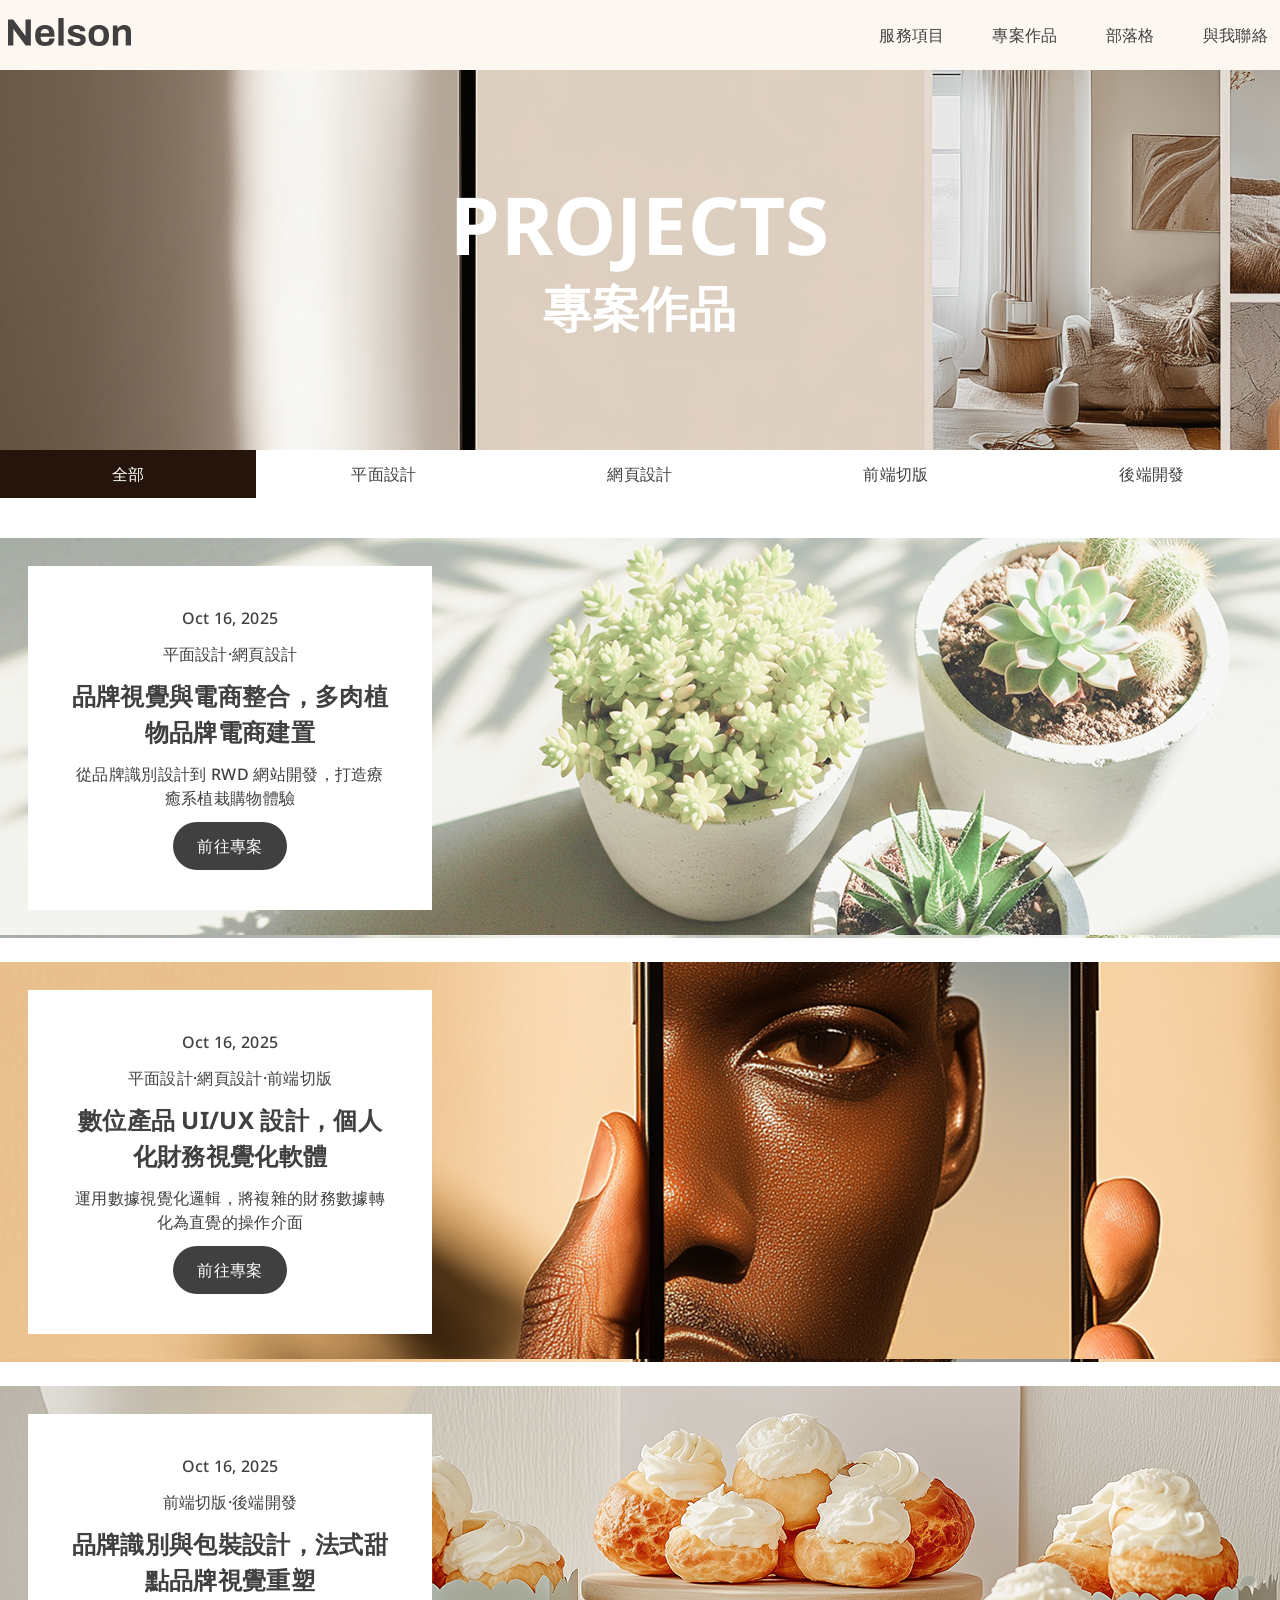
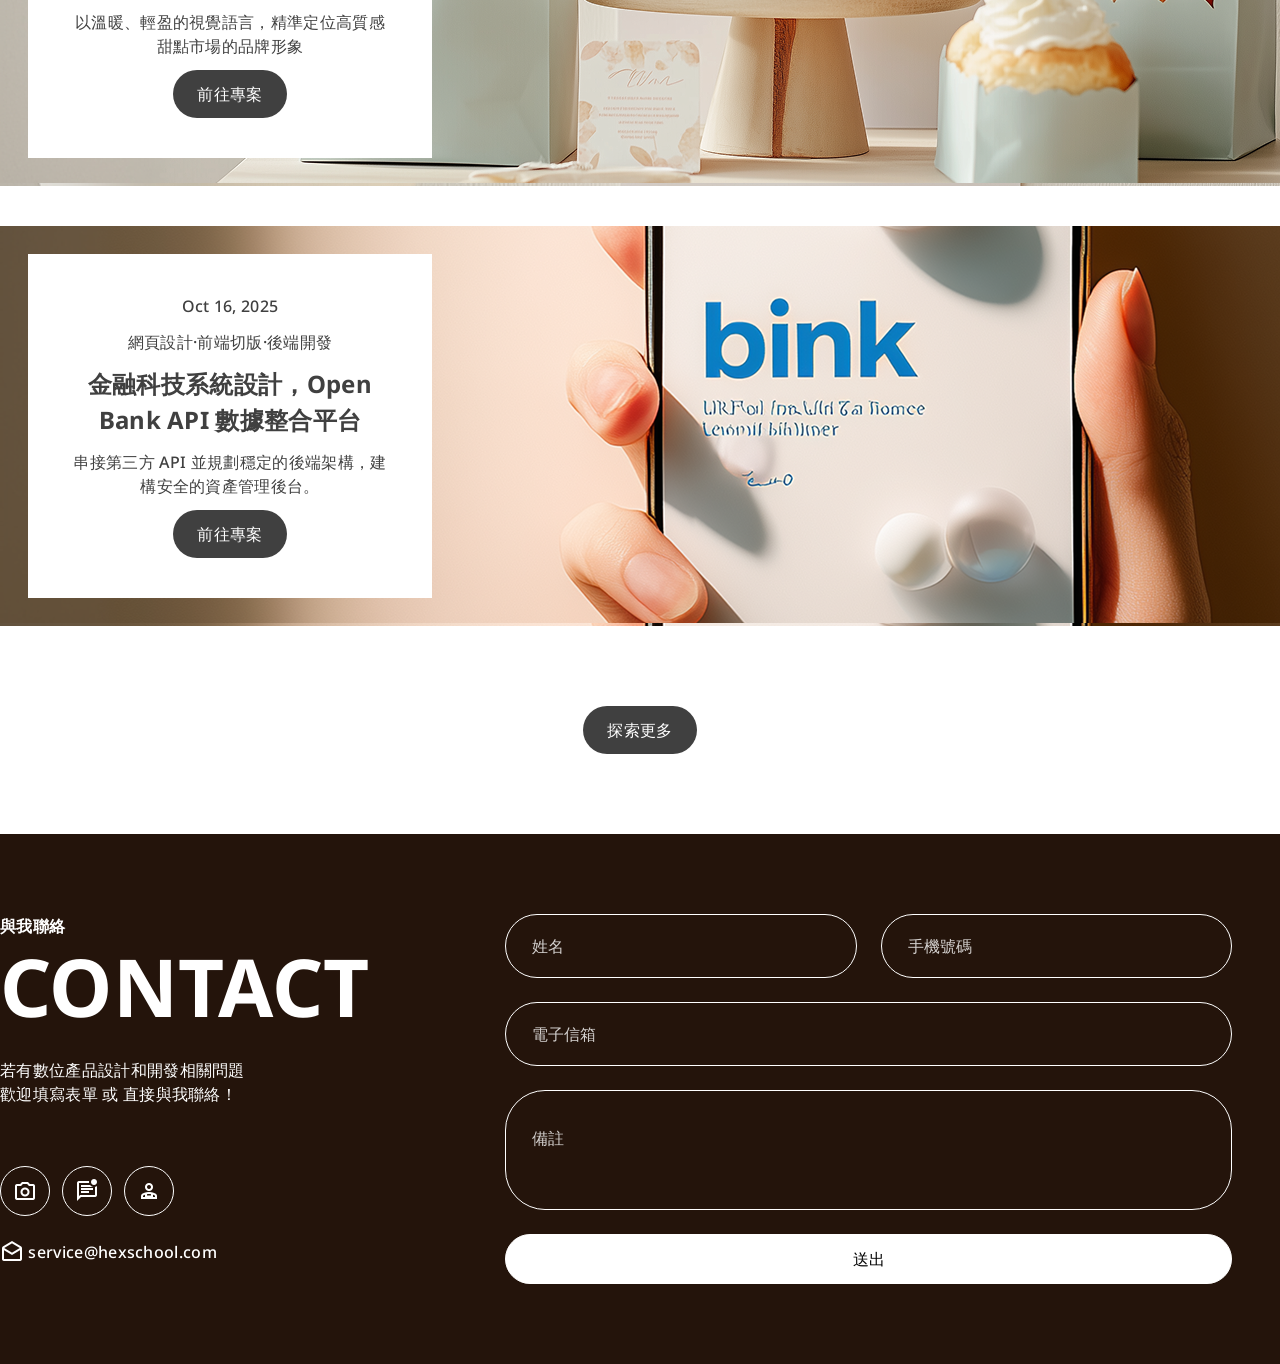
<file: project.html>
<!DOCTYPE html>
<html lang="zh-Hant-TW">

<head>
    <meta charset="UTF-8">
    <meta name="viewport" content="width=device-width, initial-scale=1.0">
    <link rel="preconnect" href="https://fonts.googleapis.com">
    <link rel="preconnect" href="https://fonts.gstatic.com" crossorigin>

    <link href="https://fonts.googleapis.com/css2?family=Material+Symbols+Outlined" rel="stylesheet">

    <link rel="stylesheet" href="all.css">

    <title>Nelson</title>
</head>

<body>
    <header class="nvbar-bg">
        <nav class="df jcsb nvbar fw700 container">
            <div class="df jcsb alc">
                <div>
                    <a href="index.html"><img src="img/device-pc.svg" alt=""></a>
                </div>
                <button class="nvbar-m-menu">
                    <span class="material-symbols-outlined">
                        menu
                    </span>
                </button>
                <button class="nvbar-m-close">
                    <span class="material-symbols-outlined">
                        close   
                    </span>
                </button>
            </div>
            <ul class="df nvbar-list gap24 jcsb fw">
                <li><a href="service.html">服務項目</a></li>
                <li><a href="project.html">專案作品</a></li>
                <li><a href="blogs.html">部落格</a></li>
                <li><a href="#">與我聯絡</a></li>
            </ul>
        </nav>
    </header>
    <section class="project-header-bg">
        <div class="container header-title mb40">
            <h2 class="fz80 fw700">PROJECTS</h2>
            <p class="fw700 fz48">專案作品</p>
        </div>
    </section>
    <section>
        <div class="container df jcc">
            <ul class="df jcsb project-menu mb40">
                <li><a href="#" class="menu-black">全部</a></li>
                <li><a href="#">平面設計</a></li>
                <li><a href="#">網頁設計</a></li>
                <li><a href="#">前端切版</a></li>
                <li><a href="#">後端開發</a></li>
            </ul>
        </div>
        <div class="container">
            <ul>
                <li>
                    <article class="content-bg1 p28 mb24">
                        <div class="projects-card df alc fdc p40">
                            <header class="df alc fdc mb12">
                                <time datetime="2025-10-16" class="mb12">
                                    Oct 16, 2025
                                </time>
                                <p>平面設計·網頁設計</p>
                            </header>
                            <h3 class="fw700 fz24 mb12">品牌視覺與電商整合，多肉植物品牌電商建置</h3>
                            <p class="mb12">從品牌識別設計到 RWD 網站開發，打造療癒系植栽購物體驗</p>
                            <a href="" class="btn-black">前往專案</a>
                        </div>
                    </article>
                </li>
                <li>
                    <article class="content-bg2 p28 mb24">
                        <div class="projects-card df alc fdc p40">
                            <header class="df alc fdc mb12">
                                <time datetime="2025-10-16" class="mb12">
                                    Oct 16, 2025
                                </time>
                                <p>平面設計·網頁設計·前端切版</p>
                            </header>
                            <h3 class="fw700 fz24 mb12">數位產品 UI/UX 設計，個人化財務視覺化軟體</h3>
                            <p class="mb12">運用數據視覺化邏輯，將複雜的財務數據轉化為直覺的操作介面</p>
                            <a href="" class="btn-black">前往專案</a>
                        </div>
                    </article>
                </li>
                <li>
                    <article class="content-bg3 p28 mb40">
                        <div class="projects-card df alc fdc p40">
                            <header class="df alc fdc mb12">
                                <time datetime="2025-10-16" class="mb12">
                                    Oct 16, 2025
                                </time>
                                <p>前端切版·後端開發</p>
                            </header>
                            <h3 class="fw700 fz24 mb12">品牌識別與包裝設計，法式甜點品牌視覺重塑</h3>
                            <p class="mb12">以溫暖、輕盈的視覺語言，精準定位高質感甜點市場的品牌形象</p>
                            <a href="" class="btn-black">前往專案</a>
                        </div>
                    </article>
                </li>
                <li>
                    <article class="content-bg4 p28">
                        <div class="projects-card df alc fdc p40">
                            <header class="df alc fdc mb12">
                                <time datetime="2025-10-16" class="mb12">
                                    Oct 16, 2025
                                </time>
                                <p>網頁設計·前端切版·後端開發</p>
                            </header>
                            <h3 class="fw700 fz24 mb12">金融科技系統設計，Open Bank API 數據整合平台</h3>
                            <p class="mb12">串接第三方 API 並規劃穩定的後端架構，建構安全的資產管理後台。</p>
                            <a href="" class="btn-black">前往專案</a>
                        </div>
                    </article>
                </li>
            </ul>
        </div>
        <div class="container df jcc">
            <div class="ptb80">
                <a href="#" class="btn-black db">探索更多</a>
            </div>
        </div>
    </section>

    <footer class="contact-bg ptb80">
        <div class="df container contact fw">
            <!-- <div class="df fdc jcsb gap24 contact-content"> -->
            <div class="df fdc gap24 contact-text">
                <header>
                    <p class="fw700">與我聯絡</p>
                    <h3 class="fz80 fw700">CONTACT</h3>
                </header>
                <p>若有數位產品設計和開發相關問題<br>
                    歡迎填寫表單 或 直接與我聯絡！</p>
            </div>
            <div class="df fdc gap24 contact-social">
                <ul class="df gap12">
                    <li><a href="#">
                            <span class="material-symbols-outlined">
                                photo_camera
                            </span>
                        </a></li>
                    <li><a href="#"><span class="material-symbols-outlined">
                                mark_unread_chat_alt
                            </span></a></li>
                    <li><a href="#">
                            <span class="material-symbols-outlined">
                                person_apron
                            </span>
                        </a></li>
                </ul>
                <div class="df gap8">

                    <span class="material-symbols-outlined">
                        drafts
                    </span>
                    <p>
                        <a href="mailto:service@hexschool.com">&nbsp;service@hexschool.com</a>
                    </p>
                </div>
            </div>
            <!-- </div> -->
            <form action="" class="df fdc gap24 contact-form">
                <div class="df jcsb gap24 form-name-phone">
                    <div class="forms-style">
                        <input type="text" placeholder="姓名" class="">
                    </div>
                    <div class="forms-style">
                        <input type="tel" placeholder="手機號碼">
                    </div>
                </div>
                <div class="df fdc gap24">
                    <div class="forms-style">
                        <input type="email" placeholder="電子信箱">
                    </div>
                    <div class="forms-style forms-style-textarea">
                        <textarea name="" id="" placeholder="備註"></textarea>
                    </div>
                    <button type="submit" class="forms-button-style">送出</button>
                </div>
            </form>
        </div>
    </footer>
    <!-- modal -->
    <section class="modal" id="mymodal">
        <div class="modal-content df fdc">
            <div class="df closeModalBtn"><button id="closeModalBtn"><span class="material-symbols-outlined">
                        close
                    </span></button></div>
            <div><img src="./img/project_1.png" alt=""></div>
            <div class="df fdc gap24 p40">
                <div class="df jcsb">
                    <p>平面設計·網頁設計</p>
                    <p>
                        <time datetime="2022-10-16">Oct 16, 2022</time>
                    </p>
                </div>
                <header class="df fdc gap12">
                    <h2 class="fw700 fz28">品牌視覺與電商整合，多肉植物品牌電商建置</h2>
                    <p>從品牌識別設計到 RWD 網站開發，打造療癒系植栽購物體驗</p>
                </header>
                <div class="df jcsb modal-content-info">
                    <div class="model-content-info-r">我們將大自然的平靜感轉化為數位語彙，透過揉合大地色系與極簡排版，為「PLANTIQUE
                        LIFE」建構出專屬的視覺靈魂。在開發過程中，我們秉持對細節的極致追求，確保從品牌 Logo
                        到每一個組件的轉場，皆展現像素級的精準。</div>
                    <div class="model-content-info-l">
                        <p class="">設計原則：植栽藝術、日系風格、暖陽視覺<br />
                            開發方式：Bootstrap、Javascript</p>
                    </div>
                </div>
                
            </div>
            <div class="modal-content-bg">
                <img src="./img/project_modal_pic.png" alt="" class="img-block container">
            </div>
        </div>

    </section>
    <script src="project.js"></script>
</body>

</html>
</file>
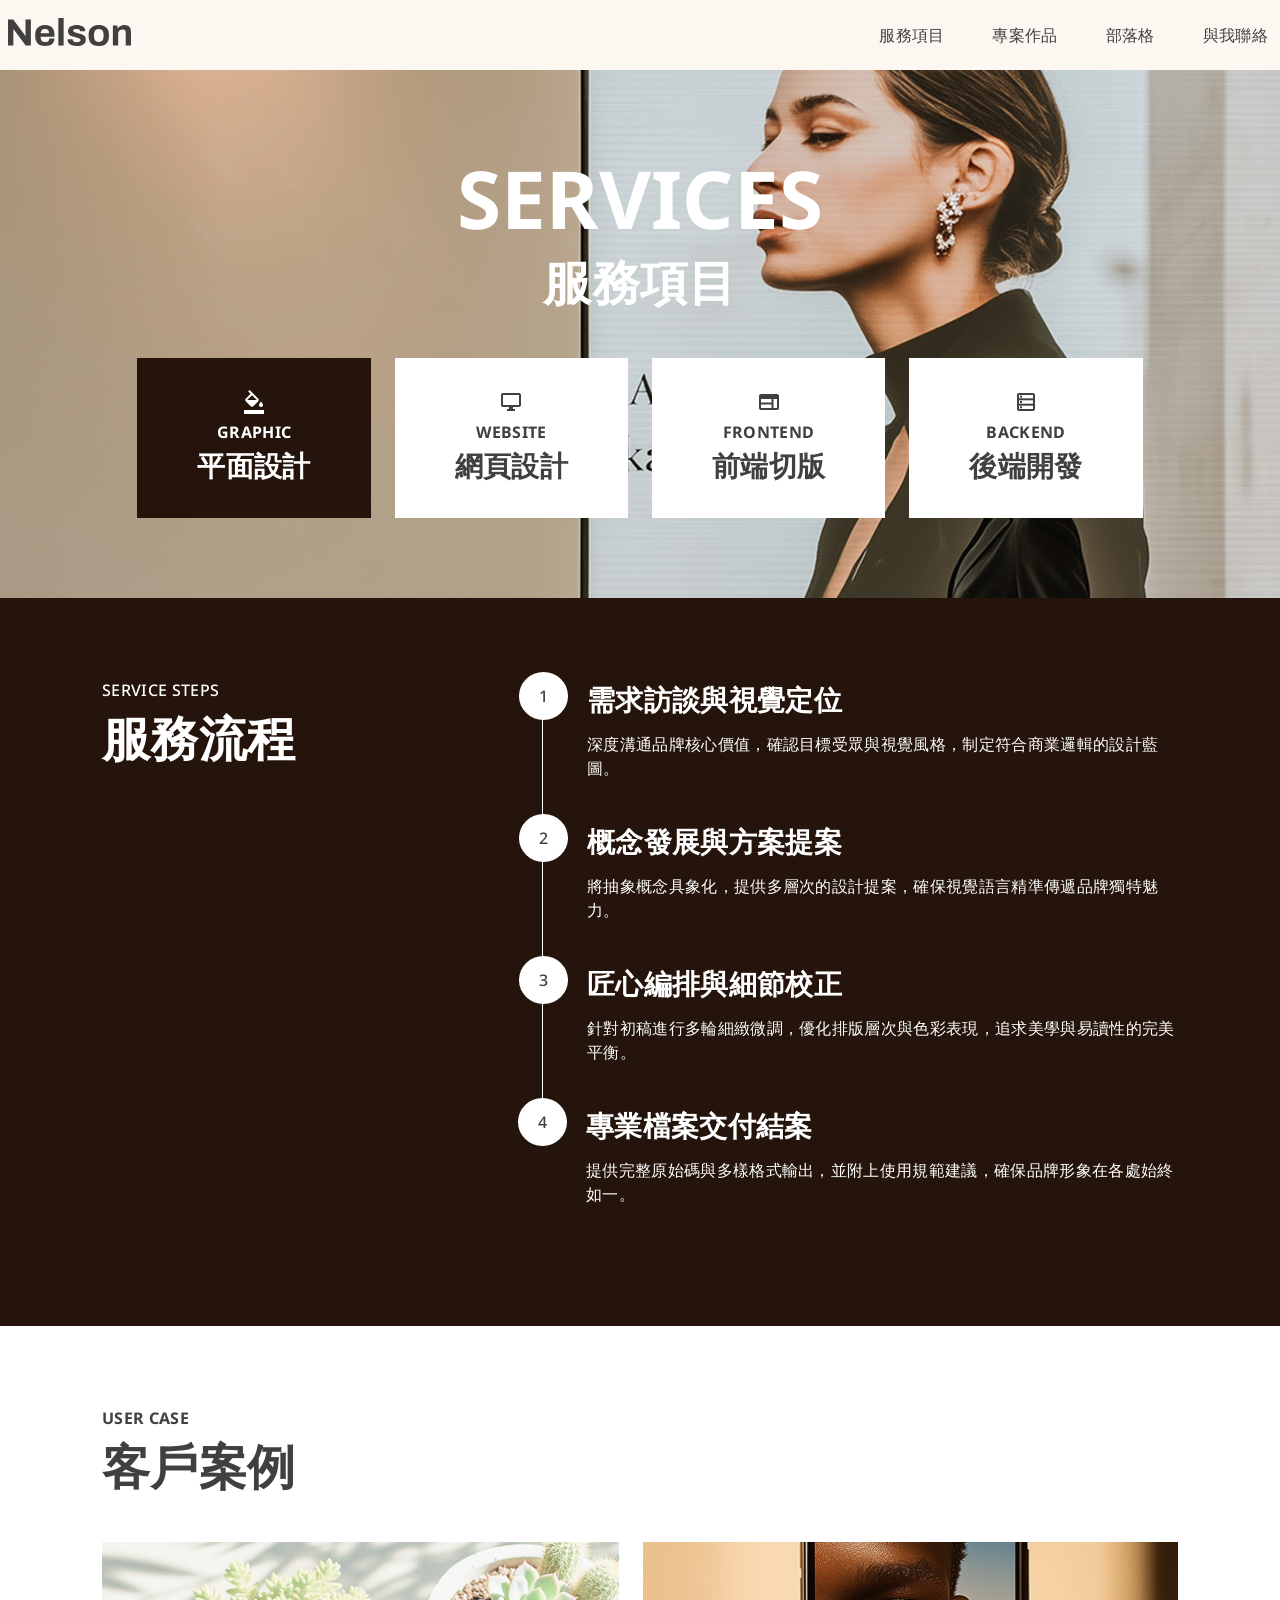
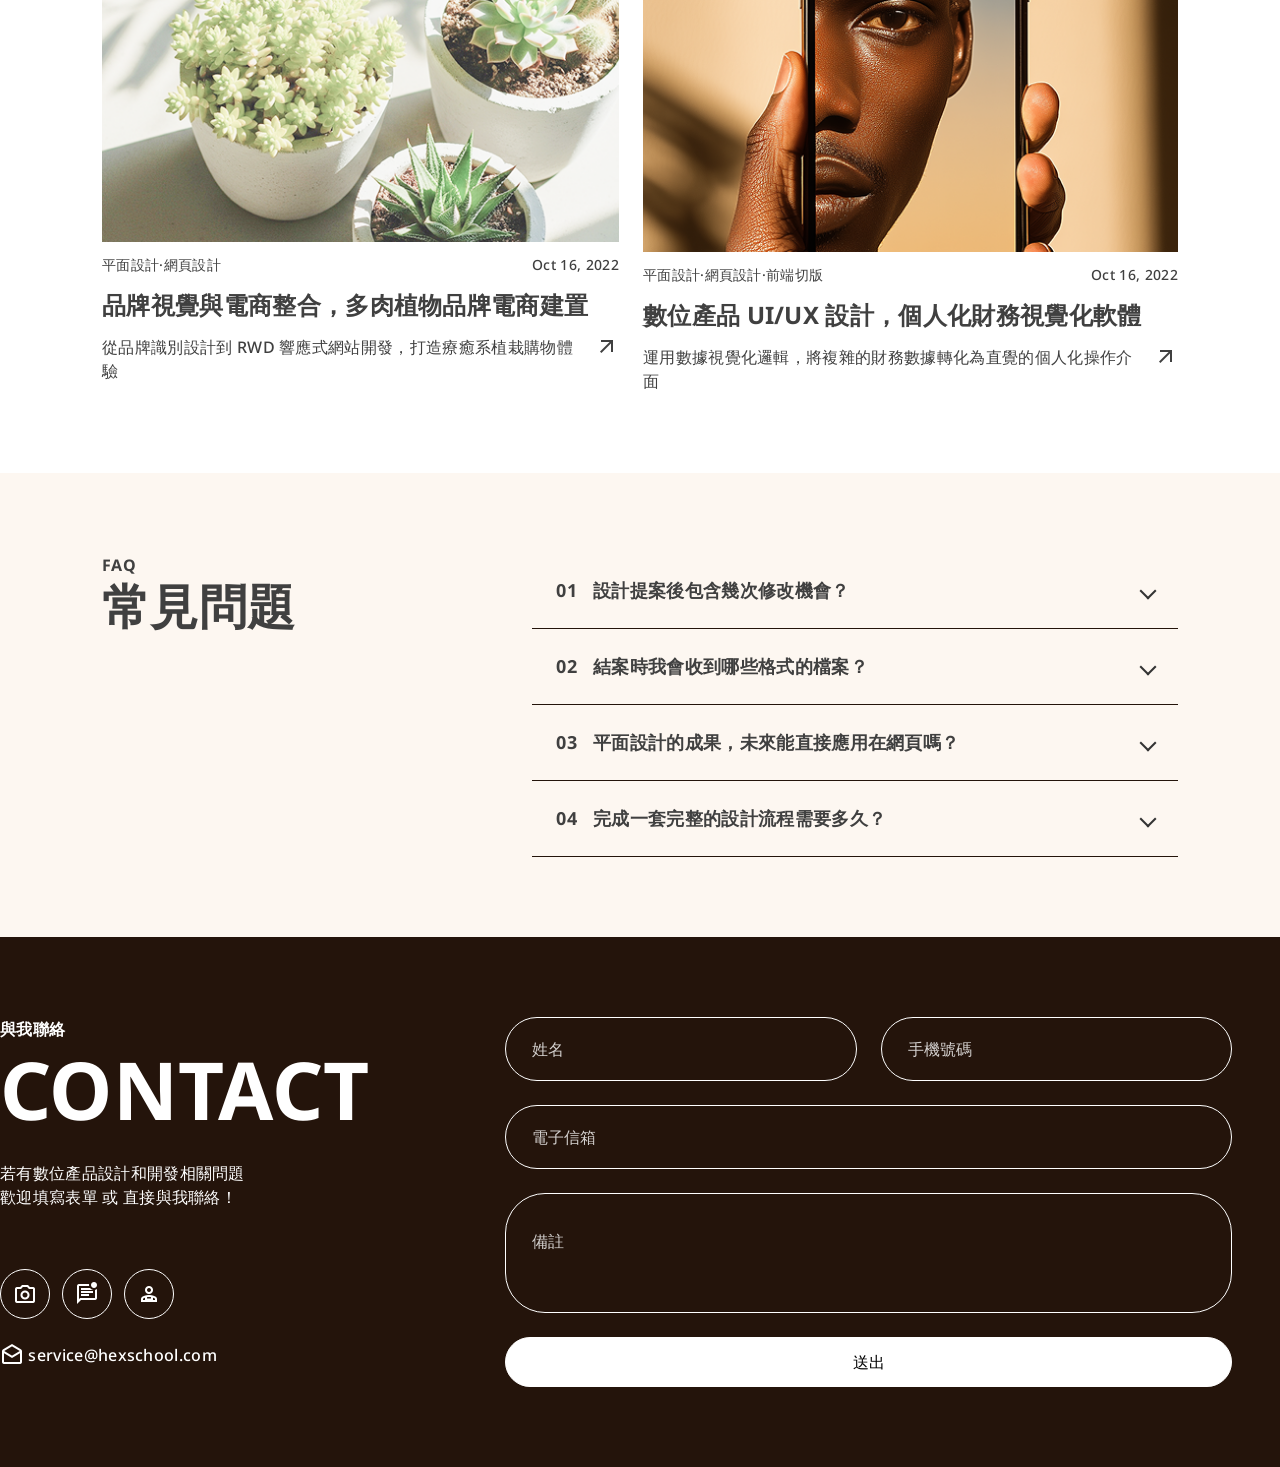
<file: service.html>
<!DOCTYPE html>
<html lang="zh-Hant-TW">

<head>
    <meta charset="UTF-8">
    <meta name="viewport" content="width=device-width, initial-scale=1.0">
    <link rel="preconnect" href="https://fonts.googleapis.com">
    <link rel="preconnect" href="https://fonts.gstatic.com" crossorigin>

    <link href="https://fonts.googleapis.com/css2?family=Material+Symbols+Outlined" rel="stylesheet">

    <link rel="stylesheet" href="all.css">

    <title>Nelson</title>
</head>

<body>
    <header class="nvbar-bg">
        <nav class="df jcsb nvbar fw700 container">
            <div class="df jcsb alc">
                <div>
                    <a href="index.html"><img src="img/device-pc.svg" alt=""></a>
                </div>
                <button class="nvbar-m-menu">
                    <span class="material-symbols-outlined">
                        menu
                    </span>
                </button>
                <button class="nvbar-m-close">
                    <span class="material-symbols-outlined">
                        close   
                    </span>
                </button>
            </div>
            <ul class="df nvbar-list gap24 jcsb fw">
                <li><a href="service.html">服務項目</a></li>
                <li><a href="project.html">專案作品</a></li>
                <li><a href="blogs.html">部落格</a></li>
                <li><a href="#">與我聯絡</a></li>
            </ul>
        </nav>
    </header>
    <section class="service-header-bg ptb80">
        <div class=" df fdc alc container">
            <div class=" service-header-title mb40">
                <h2 class="fz80 fw700">SERVICES</h2>
                <p class="fw700 fz48">服務項目</p>
            </div>
            <ul class="service-menu df jcsb gap24">
                <li class="menu-black">
                    <p><span class="material-symbols-outlined">
                                format_color_fill
                            </span></p>
                    <p class="fw700">GRAPHIC</p>
                    <h3 class="fw700 fz28">平面設計</h3>
                </li>
                <li class="">
                    <p><span class="material-symbols-outlined">
                                desktop_windows
                            </span></p>
                    <p class="fw700">WEBSITE</p>
                    <h3 class="fw700 fz28">網頁設計</h3>
                </li>
                <li class="">
                    <p><span class="material-symbols-outlined">
                                web
                            </span></p>
                    <p class="fw700">FRONTEND</p>
                    <h3 class="fw700 fz28">前端切版</h3>
                </li>
                <li class="">
                    <p><span class="material-symbols-outlined">
                                data_table
                            </span></p>
                    <p class="fw700">BACKEND</p>
                    <h3 class="fw700 fz28">後端開發</h3>
                </li>
            </ul>
        </div>
    </section>
    <section class="service-step-bg">
        <div class="container-small">
            <div class="service-sec df jcsb ptb80">
                <div class="service-title">
                    <p>SERVICE STEPS</p>
                    <h3 class="fw700 fz48">服務流程</h3>
                </div>
                <ul class="service-content">
                    <li>
                        <span class="service-icon">1</span>
                        <p class="fw700 fz28 mb12">需求訪談與視覺定位</p>
                        <p>深度溝通品牌核心價值，確認目標受眾與視覺風格，制定符合商業邏輯的設計藍圖。</p>
                    </li>
                    <li>
                        <span class="service-icon">2</span>
                        <p class="fw700 fz28 mb12">概念發展與方案提案</p>
                        <p>將抽象概念具象化，提供多層次的設計提案，確保視覺語言精準傳遞品牌獨特魅力。</p>
                    </li>
                    <li>
                        <span class="service-icon">3</span>
                        <p class="fw700 fz28 mb12">匠心編排與細節校正</p>
                        <p>針對初稿進行多輪細緻微調，優化排版層次與色彩表現，追求美學與易讀性的完美平衡。</p>
                    </li>
                    <li>
                        <span class="service-icon">4</span>
                        <p class="fw700 fz28 mb12">專業檔案交付結案</p>
                        <p>提供完整原始碼與多樣格式輸出，並附上使用規範建議，確保品牌形象在各處始終如一。</p>
                    </li>
                </ul>
            </div>
        </div>
    </section>
    <section class="ptb80">
        <div class="container-small df jcsb fdc gap40">
            <header>
                <p class="fw700">
                    USER CASE
                </p>
                <h3 class="fz48 fw700">客戶案例</h3>
            </header>
            <div class="df gap24 jcsb service-usecase">
                <article class="df fdc gap12">
                    <img src="./img/service_case_1.png" alt="" class="img-block">
                    <div class="blog-card-info df jcsb">
                        <p class="">平面設計·網頁設計</p>
                        <p>
                            <time datetime="2022-10-16">Oct 16, 2022</time>
                        </p>
                    </div>
                    <h3 class="fz24 fw700">品牌視覺與電商整合，多肉植物品牌電商建置</h3>
                    <div class="df jcsb gap20">
                        <p>從品牌識別設計到 RWD 響應式網站開發，打造療癒系植栽購物體驗</p>
                        <div><a href="#" class="icon-filled-btn"><span class="material-symbols-outlined">
                                    arrow_outward
                                </span></a></div>
                    </div>
                </article>
                <article class="df fdc gap12">
                    <img src="./img/service_case_2.png" alt="" class="img-block">
                    <div class="blog-card-info df jcsb">
                        <p class="">平面設計·網頁設計·前端切版</p>
                        <p>
                            <time datetime="2022-10-16">Oct 16, 2022</time>
                        </p>
                    </div>
                    <h3 class="fz24 fw700">數位產品 UI/UX 設計，個人化財務視覺化軟體</h3>
                    <div class="df jcsb gap20">
                        <p>運用數據視覺化邏輯，將複雜的財務數據轉化為直覺的個人化操作介面</p>
                        <div><a href="#" class="icon-filled-btn"><span class="material-symbols-outlined">
                                    arrow_outward
                                </span></a></div>
                    </div>
                </article>
            </div>
        </div>
    </section>
    <section class="faq-bg ptb80">
        <div class="container-small">
            <div class="faq">
                <header class="faq-title">
                    <p>FAQ</p>
                    <h2>常見問題</h2>
                </header>
                <ol class="faq-container">
                    <li class="faq-item">
                        <div class="faq-header">
                            <span class="faq-num">01</span>
                            <h3>設計提案後包含幾次修改機會？</h3>
                            <span class="faq-arrow"></span>
                        </div>
                        <div class="faq-body">
                            <div class="faq-content">
                                包含三次修改機會。
                            </div>
                        </div>
                    </li>
                    <li class="faq-item">
                        <div class="faq-header">
                            <span class="faq-num">02</span>
                            <h3>結案時我會收到哪些格式的檔案？</h3>
                            <span class="faq-arrow"></span>
                        </div>
                        <div class="faq-body">
                            <div class="faq-content">
                                以 HTML、CSS、JavaScript 為主。
                            </div>
                        </div>
                    </li>
                    <li class="faq-item">
                        <div class="faq-header">
                            <span class="faq-num">03</span>
                            <h3>平面設計的成果，未來能直接應用在網頁嗎？</h3>
                            <span class="faq-arrow"></span>
                        </div>
                        <div class="faq-body">
                            <div class="faq-content">
                                沒問題。由於我兼具 UI/UX
                                設計與前端工程背景，在執行平面設計時會預先考量數位載體的適配性。這意味著您的品牌識別能無縫轉譯至網頁介面，不僅節省後續開發的重複溝通，更能確保品牌在不同平台上的視覺品質。
                            </div>
                        </div>
                    </li>
                    <li class="faq-item">
                        <div class="faq-header">
                            <span class="faq-num">04</span>
                            <h3>完成一套完整的設計流程需要多久？</h3>
                            <span class="faq-arrow"></span>
                        </div>
                        <div class="faq-body">
                            <div class="faq-content">
                                視專案複雜度而定，一般約需 10 到 14
                                個工作日。透過嚴格執行的「四步驟流程」，我們能確保每個階段都有明確的進度產出，有效避免時程延宕。若有特定的上線期限，歡迎在訪談階段提出，我會為您評估最合適的排程。
                            </div>
                        </div>
                    </li>
                </ol>
            </div>
        </div>
    </section>

    <footer class="contact-bg ptb80">
        <div class="df container contact fw">
            <!-- <div class="df fdc jcsb gap24 contact-content"> -->
            <div class="df fdc gap24 contact-text">
                <header>
                    <p class="fw700">與我聯絡</p>
                    <h3 class="fz80 fw700">CONTACT</h3>
                </header>
                <p>若有數位產品設計和開發相關問題<br>
                    歡迎填寫表單 或 直接與我聯絡！</p>
            </div>
            <div class="df fdc gap24 contact-social">
                <ul class="df gap12">
                    <li><a href="#">
                            <span class="material-symbols-outlined">
                                photo_camera
                            </span>
                        </a></li>
                    <li><a href="#"><span class="material-symbols-outlined">
                                mark_unread_chat_alt
                            </span></a></li>
                    <li><a href="#">
                            <span class="material-symbols-outlined">
                                person_apron
                            </span>
                        </a></li>
                </ul>
                <div class="df gap8">

                    <span class="material-symbols-outlined">
                        drafts
                    </span>
                    <p>
                        <a href="mailto:service@hexschool.com">&nbsp;service@hexschool.com</a>
                    </p>
                </div>
            </div>
            <!-- </div> -->
            <form action="" class="df fdc gap24 contact-form">
                <div class="df jcsb gap24 form-name-phone">
                    <div class="forms-style">
                        <input type="text" placeholder="姓名" class="">
                    </div>
                    <div class="forms-style">
                        <input type="tel" placeholder="手機號碼">
                    </div>
                </div>
                <div class="df fdc gap24">
                    <div class="forms-style">
                        <input type="email" placeholder="電子信箱">
                    </div>
                    <div class="forms-style forms-style-textarea">
                        <textarea name="" id="" placeholder="備註"></textarea>
                    </div>
                    <button type="submit" class="forms-button-style">送出</button>
                </div>
            </form>
        </div>
    </footer>
    <script src="service.js"></script>
</body>

</html>
</file>
<file: all.css>
@import url('https://fonts.googleapis.com/css2?family=Noto+Sans:ital,wght@0,100..900;1,100..900&display=swap');

/* css reset */
html,
body,
div,
span,
applet,
object,
iframe,
h1,
h2,
h3,
h4,
h5,
h6,
p,
blockquote,
pre,
a,
abbr,
acronym,
address,
big,
cite,
code,
del,
dfn,
em,
img,
ins,
kbd,
q,
s,
samp,
small,
strike,
strong,
sub,
sup,
tt,
var,
b,
u,
i,
center,
dl,
dt,
dd,
ol,
ul,
li,
fieldset,
form,
label,
legend,
table,
caption,
tbody,
tfoot,
thead,
tr,
th,
td,
article,
aside,
canvas,
details,
embed,
figure,
figcaption,
footer,
header,
hgroup,
menu,
nav,
output,
ruby,
section,
summary,
time,
mark,
audio,
video {
    margin: 0;
    padding: 0;
    border: 0;
    font-size: 100%;
    font: inherit;
    vertical-align: baseline;
}


/* box sizing */
*,
*::before,
*::after {
    box-sizing: border-box;
}

/* HTML5 display-role reset for older browsers */
article,
aside,
details,
figcaption,
figure,
footer,
header,
hgroup,
menu,
nav,
section {
    display: block;
}

body {
    line-height: 1;
}

ol,
ul {
    list-style: none;
}

blockquote,
q {
    quotes: none;
}

blockquote:before,
blockquote:after,
q:before,
q:after {
    content: '';
    content: none;
}

table {
    border-collapse: collapse;
    border-spacing: 0;
}

/* my css */
body,
a {
    color: #404040;
    line-height: 1.5;
    font-weight: 500;
    font-size: 16px;
    letter-spacing: 0.02em;
    font-family: "Noto Sans", sans-serif;
}

img {
    max-width: 100%;
    height: auto;
}

input,
textarea,
button {
    outline: none;
    font: inherit;
    border: none;
    background: transparent;
}

input,
textarea {
    color: #fff;
    resize: none;
}

input::placeholder,
textarea::placeholder {
    color: rgba(255, 255, 255, .8);

}

/* 自訂區 */
.fw700 {
    font-weight: 700;
}

.fz80 {
    font-size: 80px;
    line-height: 120%;
}

.fz48 {
    font-size: 48px;
}

.fz32 {
    font-size: 32px;
}

.fz28 {
    font-size: 28px;
}

.fz24 {
    font-size: 24px;
}

.fz20 {
    font-size: 20px;
}

.mb12 {
    margin-bottom: 12px;
}

.mb16 {
    margin-bottom: 16px;
}

.mb24 {
    margin-bottom: 24px;
}

.mb40 {
    margin-bottom: 40px;
}

.mb60 {
    margin-bottom: 60px;
}

.mr12 {
    margin-right: 12px;
}

.ptb80 {
    padding: 80px 0px;
}

.p24 {
    padding: 24px;
}

.p28 {
    padding: 28px;
}

.p40 {
    padding: 40px;
}

.gap8 {
    gap: 8pxs;
}

.gap12 {
    gap: 12px;
}

.gap16 {
    gap: 16px;
}

.gap20 {
    gap: 20px;
}

.gap24 {
    gap: 24px;
}

.gap40 {
    gap: 40px;
}

.df {
    display: flex;
}

.db {
    display: block;
}

.fw {
    flex-wrap: wrap;
}

.jcsb {
    justify-content: space-between;
}

.jcc {
    justify-content: center;
}

.alc {
    align-items: center;
}

.fdc {
    flex-direction: column;
}

.alse {
    align-self: flex-end;
}

.img-block {
    display: block;
    object-fit: cover;
}

/* container */
.container {
    max-width: 1296px;
    margin: 0 auto;
}

.container-small {
    max-width: 1076px;
    margin: 0 auto;
}

/* 按鈕 */
.btn-black {
    border-radius: 999px;
    text-decoration: none;
    padding: 12px 24px;
    color: #fff;
    display: block;
    background-color: #404040;
    font-weight: 500;
}

.btn-white {
    border: #404040 1px solid;
    border-radius: 999px;
    text-decoration: none;
    padding: 12px 24px;
    color: #404040;
    display: block;
    background-color: #fff;
    font-weight: 500;
}

/* 表單系列 */
.forms-style {
    border: solid #fff 1px;
    padding: 12px 24px;
    border-radius: 40px;
    width: 100%;
    height: 64px;
    display: flex;
    /* justify-content: center; */
    align-items: center;
}

.forms-button-style {
    background-color: #fff;
    border: solid #fff 1px;
    padding: 12px 24px;
    border-radius: 40px;
}

.forms-style-textarea {
    height: 120px;
}

button.forms-style {
    background-color: #fff;
    height: 50px;
}


/* tiltes */
.blog-header-bg {
    background-image: url(./img/blog_banner.png);
    background-size: cover;
}

.project-header-bg {
    background-image: url(./img/project_banner.png);
    background-size: cover;
}

.service-header-bg {
    background-image: url(./img/service_banner.png);
    background-size: cover;
}

.header-title {
    /* padding: 109px 0px; */
    height: 380px;
    display: flex;
    justify-content: center;
    align-items: center;
    flex-direction: column;
    text-align: center;
    color: #fff;
}

.service-header-title {
    text-align: center;
    color: #fff;
}



/* 導覽列 */
.nvbar-bg {
    background-color: #FDF7F1;
}

.nvbar {
    padding: 12px 0px;
}

.nvbar-m-menu,
.nvbar-m-close {
    display: none;
}

.nvbar-list>li {
    display: flex;
    align-items: center;
    justify-content: center;
}

.nvbar-list a {
    text-decoration: none;
    display: block;
    padding: 4px 12px;
}

/* 首頁 */
.index-content {
    width: 40%;
    flex-direction: column;
    position: relative;
}

.index-image {
    width: 60%;
    position: relative;
}

.index-image>img {
    display: block;
}

.index-btn-group {
    gap: 24px;
}

/* 首頁第一個區塊的裝飾 */
.index-decora-1{
    position: absolute;
    top: 15%;
    left: -10%;
}

.index-decora-2{
    position: absolute;
    top: 70%;
    right: -5%;
}

.index-decora-3{
    position: absolute;
    top: 120px;
    left: 86px;
}

.index-decora-4{
    position: absolute;
    top: 184px;
    left: 225px;
}

.index-decora-5{
    position: absolute;
    top: 664px;
    left: 523px;
}

/* 手機板的線條 */
.index-decora-6{
    /* display: none; */
    position: absolute;


}

.index-decora-7{
    position: absolute;
    top: 270px;
    right: 142px;
}

.index-decora-8{
    position: absolute;
    top: 592px;
    left: 703px;
    max-width: 80px;
}

/* 首頁-service */
.service {
    background-color: #24140B;
    color: #fff;
}

.service-list {
    gap: 24px;
}

.service-card {
    background-color: #fff;
    width: 25%;
    color: #404040;
}

/* 箭頭按鈕 */
.service-card-body>a,
.service a {
    border-radius: 50%;
    text-decoration: none;
    font-size: 24px;
    padding: 12px;
    color: #fff;
    width: 48px;
    height: 48px;
    display: block;
    background-color: #404040;
}

/* 首頁 - projects */
.projects-card {
    background-color: #fff;
    width: 33%;
    text-align: center;
}

.content-bg1 {
    background-image: url(./img/project_1.png);
    object-fit: cover;
}

.content-bg2 {
    background-image: url(./img/project_2.png);
    object-fit: cover;
}

.content-bg3 {
    background-image: url(./img/project_3.png);
    object-fit: cover;
}

/* 首頁 - blogs */
.index-blogs-card {
    /* width: 33%; */
    gap: 12px;
}

/* 首頁 SUBSCRIPTION */
.subscription-bg {
    background-image: linear-gradient(to right,
            rgba(0, 0, 0, .3),
            rgba(0, 0, 0, .7)), url(./img/subscription_bg.png);
    background-repeat: no-repeat;
    background-position: center;
    background-size: cover;
    background-color: black;
    color: #fff;

}

.subscription-info {
    padding: 80px 40px;
    max-width: 59%;
}


/* footer - contact */
.contact-bg {
    color: #fff;
    background-color: #24140B;
}

/* .contact-content {
    max-width: 526px;
} */

.contact-form {
    padding: 0px 48px;
    /* width: 60%; */
}

.contact-text {
    width: 25%;
}

.contact {
    flex-direction: column;
    max-height: 544px;
    /* gap:70px */
}

.contact a,
.contact span {
    color: #fff;
    display: block;
    text-decoration: none;
}

.contact li {
    border-radius: 50%;
    border: 1px solid #fff;
    padding: 12px;
    display: flex;
    justify-content: center;
    align-items: center;
}

.contact ul {
    padding-top: 60px;
}

.contact textarea,
.contact input {
    width: 100%;
    /* height: auto; */
    font: inherit;
}


/* blogs 部落格 */

/* blog list */
.blog-post-list {
    max-width: 180px;
    font-weight: bold;
    font-size: 18px;
}

.blog-post-list a {
    text-align: center;
    padding: 12px 24px;
    display: block;
    text-decoration: none;
}

.active-list a {
    background-color: #24140B;
    color: #fff;

}

.blog-post-content {
    /* max-width: 1076px; */

}

.blog-post-content-text {
    max-width: 550px;
    padding: 57px 0px 57px 24px;
}

.blog-post-content-text h2 {
    font-size: 24px;
}

.blog-content-card {
    max-height: 256px;
}

.blog-card-info {
    font-size: 14px;
}

.blog-card-info .material-symbols-outlined {
    font-size: 16px;
    font-weight: 400;
    vertical-align: middle;
}

.blog-post-content-img img {
    display: block;
    object-fit: cover;
}

/* blog-listpages */
.listpages {
    align-self: flex-end;
    padding-top: 80px;
}

.listpages a {
    padding: 8px 15px;
    display: block;
    text-decoration: none;
    border-radius: 1000px;
}

.listpages-black {
    background-color: #404040;
    color: #fff;
}

/* projects */
.content-bg4 {
    background-image: url(./img/project_4.png);
    object-fit: cover;
}

.project-menu {
    width: 100%;
}


.project-menu li {
    text-align: center;
    width: 20%;

}

.project-menu a {
    text-decoration: none;
    display: block;
    padding: 12px;
}



/* service */
.service-menu {
    max-width: 1076px;
    text-align: center;
    color: #404040;
}

.service-menu>li {
    width: 25%;
    background-color: #fff;
    padding: 32px 60px;
}

.service-menu>li.menu-black {
    background-color: #24140B;
    color: #fff;
}

.service-step-bg {
    background-color: #24140B;
    color: #fff;
}

.service-content {
    max-width: 636px;
}

.service-content li {
    border-left: 1px solid #fff;
    position: relative;
    padding: 0px 0px 40px 44px;

}

.service-content li:last-child {
    border-left: none;
}

.service-icon {
    background-color: #fff;
    color: #404040;
    position: absolute;
    padding: 12px 20px;
    border-radius: 50%;
    top: -6px;
    left: -24px;
    display: flex;
    justify-content: center;
    align-items: center;
}

/* service 手風琴區域 */

.faq-bg {
    background: #FDF7F1;
}

.faq {
    color: #404040;
    display: flex;
    justify-content: space-between;
    font-weight: bold;
    /* padding: 80px 0; */
}

.faq-title h2 {
    font-size: 48px;
    line-height: 1.2;
}

.faq-container {
    width: 60%;
}

.faq-item {
    border-bottom: 1px solid #24140B;
    padding: 24px;
}

.faq-header {
    font-size: 18px;
    display: flex;
    align-items: center;
    gap: 16px;
    cursor: pointer;
}

/* 箭頭樣式與旋轉動畫 */
.faq-arrow {
    width: 12px;
    height: 12px;
    border-bottom: 2px solid #333;
    border-right: 2px solid #333;
    transform: rotate(45deg);
    /* 預設箭頭朝下 */
    transition: transform 0.3s ease;
    /* 旋轉動畫 */
    margin-left: auto;
}

/* 利用 max-height 變化實現滑動效果 */
.faq-body {
    max-height: 0;
    /* 預設高度為 0，隱藏內容 */
    overflow: hidden;
    transition: max-height 0.3s ease-out;
    /* 展開時的滑動動畫 */
}

.faq-content {
    font-weight: 500;
    padding-left: 34px;
    padding-top: 16px;
}

/* 1. 展開內容區塊 */
.faq-item.faqactive .faq-body {
    max-height: 300px;
}

/* 2. 讓箭頭旋轉 180 度變成朝上 */
.faq-item.faqactive .faq-arrow {
    transform: rotate(-135deg);
}

/* article 頁面 */
.article-giuld-bg {
    background-color: #24140B;
    color: #fff;
    padding: 12px 0px;
}

.article-main blockquote {
    padding: 20px 0px;
    text-align: center;
    background-color: #FDF7F1;
}

.article-main blockquote p {
    margin: 4px 0px;
}

/* article 主體 */
.article-main h1,
.article-main h2,
.article-main h3,
hr {
    margin-bottom: 16px;
}

.article-main h3 {
    padding-top: 16px;
}

.article-main figure,
.article-main figcaption {
    padding-top: 16px;
}

.article-main figure,
.article-main blockquote {
    margin-bottom: 24px;
}

.article-main p,
.article-main table {
    margin-bottom: 24px;
}

/* articale table 樣式 */
.article-table {
    /* border: 1px solid #737373; */
    color: #24140B;
    text-align: left;
    width: 100%;
    /* border-collapse: collapse; */
    /* 讓瀏覽器分配固定的欄寬 */
    table-layout: fixed;
}

.article-table caption {
    text-align: left;
}

.article-table th,
.article-table td {
    border: 1px solid #737373;
}

.article-table th {
    padding: 12px 24px;
}

.article-table td {
    padding: 24px;
}

.article-table tbody {
    background-color: #FDF7F1;
}

/* article related blog */
.related-blog-bg {
    background-color: #FDF7F1;
}


/* select menu */

.menu-black {
    background-color: #24140B;
    color: #fff;
}

/* modal */
.modal {
    display: none;
    position: fixed;
    inset: 0;
    /* top: 0;
    left: 0;
    width: 100%;
    height: 100%; */
    background-color: rgba(0, 0, 0, 0.6);
    z-index: 999;
    justify-content: center;
    align-items: flex-start;
    overflow-y: auto;
}

.modal-content {
    background-color: #ffffff;
    /* padding: 60px 20px; */
    /* border-radius: 8px; */
    max-width: 1076px;
    width: 90%;
    box-shadow: 0 10px 30px rgba(0, 0, 0, 0.3);

}

#closeModalBtn {
    padding: 12px;
    border: none;
    cursor: pointer;
    background-color: #fff;
}

.closeModalBtn {
    justify-content: flex-end;
    padding: 12px 24px;
}


.active {
    display: flex;
}

/* modal內文樣式 */
.modal-content-bg {
    background-color: #FDF7F1;
    text-align: center;
}

.model-content-info-r {
    padding-right: 24px;
    width: 66%;
}

.model-content-info-l {
    padding: 10px 0;
}

.model-content-info-l>p {
    padding-left: 24px;
    border-left: 1px solid #737373;
}

/* -------------------- RWD -------------------- */
@media (max-width: 375px) {
    p {
        font-size: 14px;
        font-weight: 500;
    }

    a {
        /* padding: 4px 12px; */
        width: 100%;
        text-align: center;
    }

    h1 {
        font-size: 28px;
    }

    table {
        font-size: 14px;
    }

    .gap24 {
        gap: 12px;
    }

    .fz20{
        font-size: 16px;
    }

    .fz24 {
        font-size: 20px;
    }

    .fz28 {
        font-size: 24px;
    }

    .fz32{
        font-size: 24px;
    }

    .fz48 {
        font-size: 28px;
    }

    .fz80 {
        font-size: 40px;
    }

    .p40 {
        padding: 24px
    }

    .ptb80 {
        padding: 40px 0px;
    }


    .mb40 {
        margin-bottom: 24px;
    }

    .mb60 {
        margin-bottom: 32px;
    }

    .container,
    .container-small {
        max-width: 100%;
        padding: 12px;
    }

    /* 標題 */
    .container-small header {
        display: flex;
        flex-direction: column;
        justify-content: center;
        align-items: center;
    }



    /* forms 表單樣式 */
    .forms-style {
        padding: 8px;
    }

    .forms-style>input,
    textarea {
        padding: 8px;
    }
}

/* -------------------- Index -------------------- */
@media (max-width: 375px) {
    .index {
        flex-direction: column-reverse;
        gap: 24px;

    }

    .index-content {
        width: 100%;
        gap: 12px;
        margin-bottom: 12px;
    }

    .index-image {
        width: 100%;

    }

    /* index - service */
    .service-list {
        overflow-x: auto;
    }

    .service-card {
        width: 260px;
        flex-shrink: 0;
    }

    /* index - project */

    .projects-card {
        width: 100%;
        flex-shrink: 0;
    }

    .content-bg1,
    .content-bg2,
    .content-bg3 {
        padding-top: 280px;
        background-size: cover;
    }

    .content-bg1 {
        background-image: url(./img/mobile/project_1.png);
    }

    .content-bg2 {
        background-image: url(./img/mobile/project_2.png);
    }

    .content-bg3 {
        background-image: url(./img/mobile/project_3.png);
    }

    /* index - blogs */

    .index-blog-list {
        overflow-x: auto;

    }

    .index-blogs-card {
        flex-shrink: 0;
        width: 260px;

    }

    /* index - subscription */
    .subscription {
        flex-direction: column;
    }

    .subscription-bg {
        background-image: linear-gradient(to right,
                rgba(0, 0, 0, .3),
                rgba(0, 0, 0, .7)), url(./img/mobile/subscription_bg.png);
    }

    .subscription-info {
        padding-top: 28px;
        max-width: 100%;
    }
/* 首頁第一個區塊的裝飾 */
.index-decora-1{
    max-width: 80px;
    position: absolute;
    top: 15%;
    left: -10%;
}

.index-decora-2{
    max-width: 80px;
    position: absolute;
    top: 70%;
    right: -5%;
}

.index-decora-3{
    display: none;
    position: absolute;
    top: 120px;
    left: 86px;
}

.index-decora-4{
    display: none;
    position: absolute;
    top: 184px;
    left: 225px;
}

.index-decora-5{
    display: none;
    position: absolute;
    top: 664px;
    left: 523px;
}

/* 手機板的線條 */
.index-decora-6{
    display: block;
    position: absolute;
    top: 470px;
    right: 115px;
}

.index-decora-7{
    display: none;
    position: absolute;
    top: 270px;
    right: 142px;
}

.index-decora-8{
    position: absolute;
    top: 474px;
    right: 34px;
    left: auto;
    max-width: 80px;
}


}
/* -------------------- Navbar -------------------- */
@media (max-width: 375px) {

    .nvbar,
    .nvbar-list {
        flex-direction: column;
        max-width: 100%;

    }

    .nvbar-m-menu {
        display: flex;
    }

    .nvactive {
        display: flex;
    }

    .remove {
        display: none;
    }

    .nvbar-list {
        font-size: 14px;
        align-items: center;
        display: none;
        justify-content: center;
        padding-top: 12px;
    }


    .nvbar-list li {
        padding: 0px;
    }

    .nvbar-list.nvactive {
        display: flex;
    }
}

/* -------------------- Footer -------------------- */
/* contact */
@media (max-width: 375px) {

    .contact {
        max-height: none;
        height: auto;
        gap: 24px;
    }

    .contact-text {
        order: 1;
        width: 100%;
    }

    .contact-form {
        order: 2;
        padding: 0px;
    }

    .contact-social {
        order: 3;
    }

    .contact ul {
        padding-top: 0px;
    }

    .form-name-phone {
        flex-direction: column;
    }
}


/* -------------------- Article -------------------- */
@media (max-width: 375px) {
    .article-main .fz24 {
        font-size: 18px;
    }

    .article-table th {
    padding: 8px;
}

.article-table td {
    overflow-x: auto;
    padding: 8px;
}

.blogs-card-related{
    overflow-x: auto;
}

}


/* -------------------- Blogs -------------------- */
@media (max-width: 375px) {
    .blog-card-info {
        flex-direction: column-reverse;
    }

    .blog-header-bg {
        background-image: url(./img/mobile/blog_banner.png);
    }

    .blog-post-content {
        flex-direction: column;
        gap: 24px;
    }

    .blog-post-list {
        max-width: 100%;
    }

    .blog-post-list ul {
        display: flex;
        flex-direction: row;
        overflow-x: auto;
    }

    .blog-post-list a {
        width: 104px;
        padding: 8px;
    }

    .blog-post-list a.active-list {
        width: 57px;
    }

    .blog-content-card {
        flex-direction: column;
        max-height: 100%;
        gap: 8px;
    }

    .blog-post-content-text {
        max-width: 100%;
        padding: 0px;
    }

    .blog-post-content-text h2 {
        font-size: 20px;
    }


    .blog-post-content-text .blog-card-info {
        flex-direction: row;
    }

}

/* -------------------- Project -------------------- */
@media (max-width: 375px) {
    .project-header-bg {
        background-image: url(./img/mobile/project_banner.png);
    }

    .project-menu {
        overflow-x: auto;
    }

    .project-menu li {
        width: auto;
        text-align: center;
    }

    .project-menu a {
        padding: 8px;
        width: 89px;
    }

    .project-menu a.menu-black {
        padding: 8px;
        width: 57px;

    }

    /* modal */
    #closeModalBtn span {
        vertical-align: middle;
    }

    .closeModalBtn {
        padding: 0px;
        height: 60px;
        display: flex;
        align-items: center;
    }

    .modal-content {
        margin-top: 60px;
    }

    .modal-content-info {
        flex-direction: column;
        color: #737373;
        font-size: 14px;
    }

    .model-content-info-r {
        padding-right: 0px;
        padding-bottom: 20px;
        width: 100%;
    }

    .model-content-info-l {
        padding: 0px;
    }

    .model-content-info-l>p {
        padding-left: 0px;
        border-left: 0px solid #737373;
        padding-top: 20px;
        border-top: 1px solid #737373;
    }

    .modal-content-bg {
        padding: 28px 0px;
    }
}

/* -------------------- Service -------------------- */
@media (max-width: 375px) {
    .service-header-bg {
        background-image: url(./img/mobile/service_banner.png);
    }

    .service-menu {
        flex-wrap: wrap;
        align-items: center;
        justify-content: center;
    }

    .service-menu li {
        width: 48%;
        padding: 16px 12px;
    }

    .service-menu p:first-child {
        padding-bottom: 4px;
    }

    .service-sec {
        flex-direction: column;
        gap: 24px;

    }

    .service-title {
        display: flex;
        justify-content: center;
        align-items: center;
        flex-direction: column;
    }

    .service-content {
        max-width: auto;
        padding-left: 24px;
    }

    .service-usecase {
        flex-direction: column;
    }

    .faq {
        flex-direction: column;
        gap: 24px;
    }

    .faq-container {
        width: 100%;
    }

    .faq-item {
        padding: 16px;
    }
}
</file>
